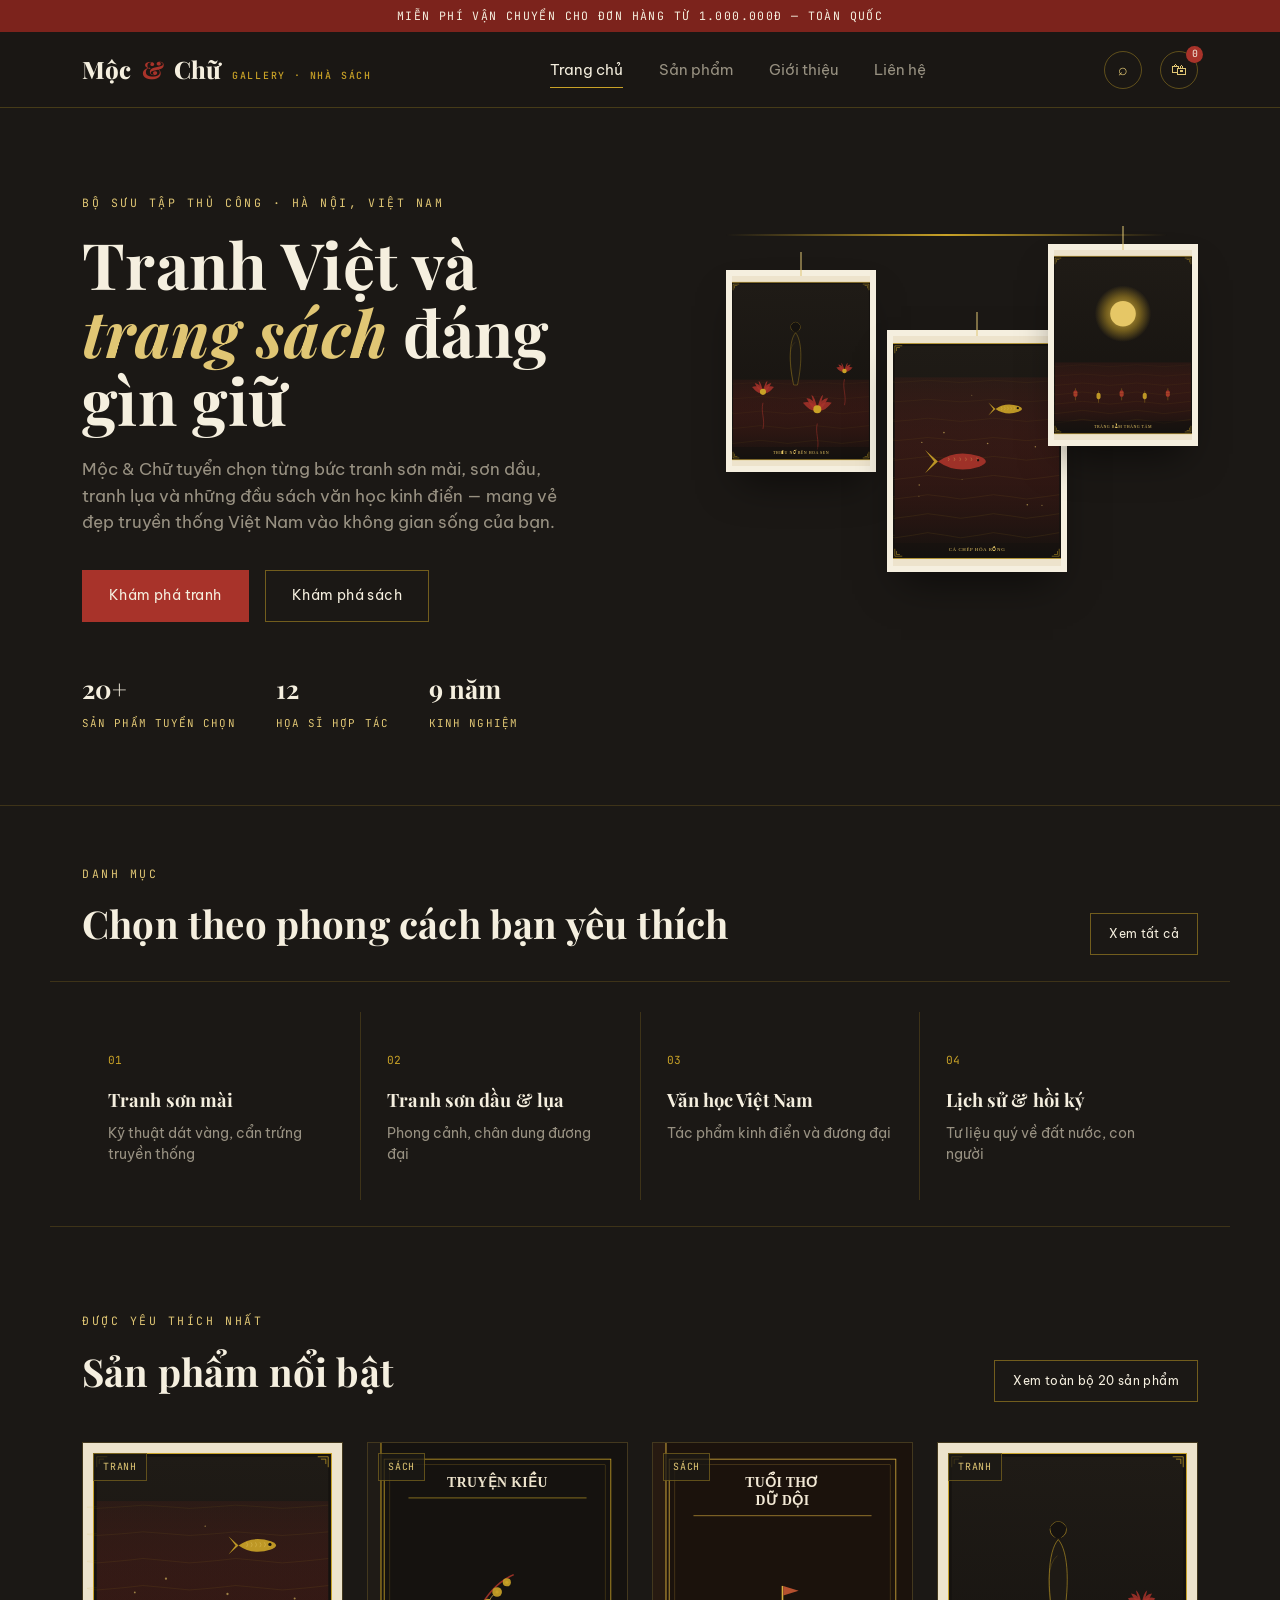
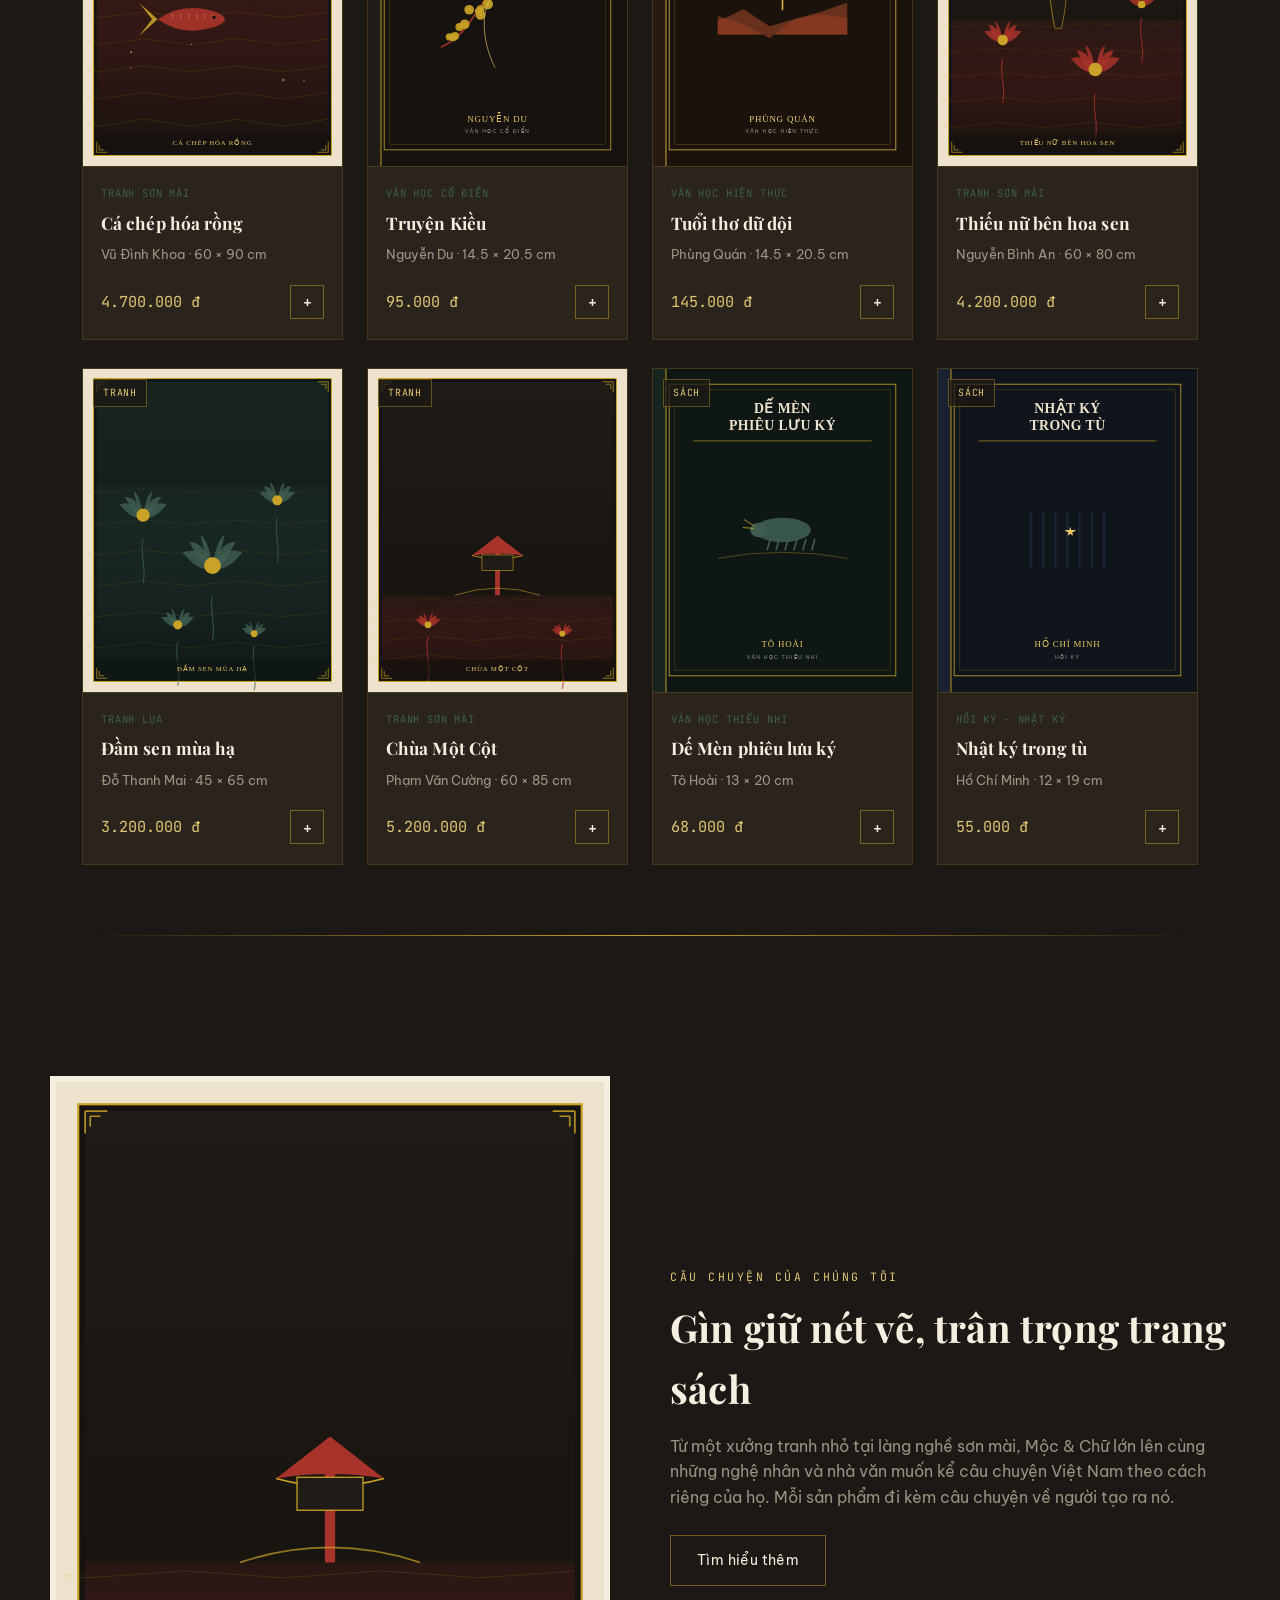
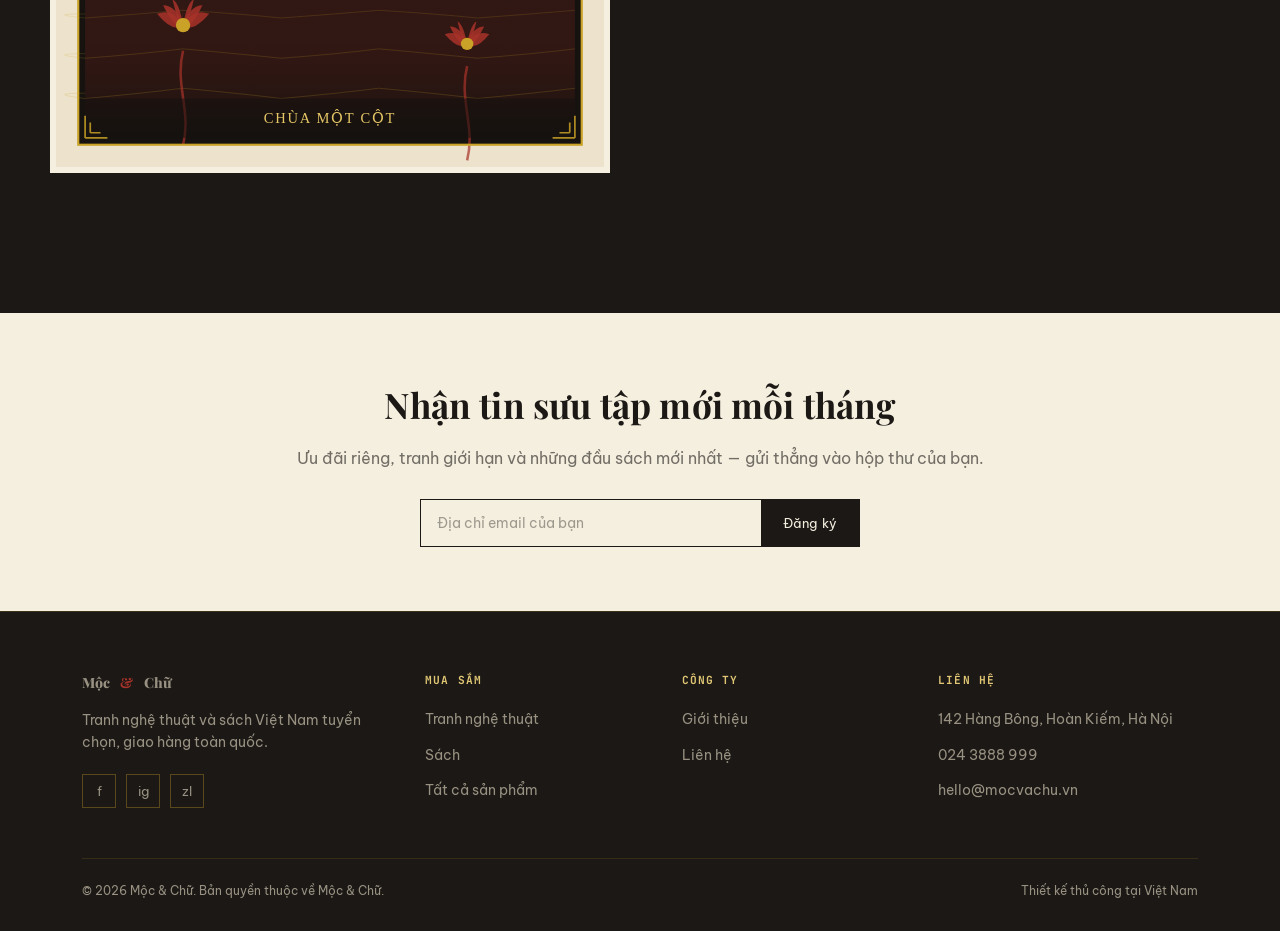
<file: index.html>
<!DOCTYPE html>
<html lang="vi">
<head>
<meta charset="UTF-8">
<meta name="viewport" content="width=device-width, initial-scale=1.0">
<title>Mộc & Chữ — Tranh nghệ thuật & Sách Việt</title>
<meta name="description" content="Mộc & Chữ tuyển chọn tranh sơn mài, sơn dầu, tranh lụa và sách văn học Việt Nam từ các nghệ sĩ và ấn bản uy tín.">
<link rel="stylesheet" href="css/style.css">
</head>
<body>

<div class="strip">Miễn phí vận chuyển cho đơn hàng từ 1.000.000đ — Toàn quốc</div>

<header class="site-header">
  <div class="wrap">
    <a href="index.html" class="brand">Mộc <span class="mark">&</span> Chữ <small>Gallery · Nhà sách</small></a>
    <nav class="nav-main">
      <a href="index.html" class="active">Trang chủ</a>
      <a href="html/san-pham.html">Sản phẩm</a>
      <a href="html/gioi-thieu.html">Giới thiệu</a>
      <a href="html/lien-he.html">Liên hệ</a>
    </nav>
    <div class="header-actions">
      <a class="icon-btn" href="html/san-pham.html" title="Tìm kiếm" aria-label="Tìm kiếm">⌕</a>
      <a class="icon-btn" href="html/san-pham.html" title="Giỏ hàng" aria-label="Giỏ hàng">
        🛍
        <span class="cart-count">0</span>
      </a>
      <button class="menu-toggle" aria-label="Mở menu">☰</button>
    </div>
  </div>
</header>

<section class="hero">
  <div class="wrap">
    <div class="hero-copy">
      <span class="eyebrow">Bộ sưu tập thủ công · Hà Nội, Việt Nam</span>
      <h1 class="hero-title">Tranh Việt và<br><em>trang sách</em> đáng gìn giữ</h1>
      <p class="hero-desc">Mộc & Chữ tuyển chọn từng bức tranh sơn mài, sơn dầu, tranh lụa và những đầu sách văn học kinh điển — mang vẻ đẹp truyền thống Việt Nam vào không gian sống của bạn.</p>
      <div class="hero-cta">
        <a href="html/san-pham.html?type=tranh" class="btn btn-primary">Khám phá tranh</a>
        <a href="html/san-pham.html?type=sach" class="btn btn-ghost">Khám phá sách</a>
      </div>
      <div class="hero-stats">
        <div><strong>20+</strong><span>Sản phẩm tuyển chọn</span></div>
        <div><strong>12</strong><span>Họa sĩ hợp tác</span></div>
        <div><strong>9 năm</strong><span>Kinh nghiệm</span></div>
      </div>
    </div>
    <div class="hero-gallery">
      <div class="hang-rod"></div>
      <div class="frame f1"><img src="assets/tranh01.svg" alt="Thiếu nữ bên hoa sen"></div>
      <div class="frame f2"><img src="assets/tranh06.svg" alt="Cá chép hóa rồng"></div>
      <div class="frame f3"><img src="assets/tranh08.svg" alt="Trăng rằm tháng Tám"></div>
    </div>
  </div>
</section>

<section class="category-strip">
  <div class="wrap">
    <div>
      <span class="eyebrow">Danh mục</span>
      <h2 class="section-title">Chọn theo phong cách bạn yêu thích</h2>
    </div>
    <a href="html/san-pham.html" class="btn btn-ghost btn-sm">Xem tất cả</a>
  </div>
  <div class="wrap">
    <div class="cat-grid">
      <a class="cat-card" href="html/san-pham.html?type=tranh">
        <span class="num">01</span>
        <h3>Tranh sơn mài</h3>
        <p>Kỹ thuật dát vàng, cẩn trứng truyền thống</p>
      </a>
      <a class="cat-card" href="html/san-pham.html?type=tranh">
        <span class="num">02</span>
        <h3>Tranh sơn dầu &amp; lụa</h3>
        <p>Phong cảnh, chân dung đương đại</p>
      </a>
      <a class="cat-card" href="html/san-pham.html?type=sach">
        <span class="num">03</span>
        <h3>Văn học Việt Nam</h3>
        <p>Tác phẩm kinh điển và đương đại</p>
      </a>
      <a class="cat-card" href="html/san-pham.html?type=sach">
        <span class="num">04</span>
        <h3>Lịch sử &amp; hồi ký</h3>
        <p>Tư liệu quý về đất nước, con người</p>
      </a>
    </div>
  </div>
</section>

<section class="section">
  <div class="wrap">
    <div class="section-head">
      <div>
        <span class="eyebrow">Được yêu thích nhất</span>
        <h2 class="section-title">Sản phẩm nổi bật</h2>
      </div>
      <a href="html/san-pham.html" class="btn btn-ghost btn-sm">Xem toàn bộ 20 sản phẩm</a>
    </div>
    <div class="product-grid" id="featured-grid"></div>
  </div>
</section>

<section class="section" style="padding-top:0;">
  <div class="wrap">
    <div class="gold-divider"></div>
  </div>
</section>

<section class="section" style="padding-top:0;">
  <div class="wrap about-grid">
    <div class="about-media">
      <img src="assets/tranh11.svg" alt="Chùa Một Cột — tranh sơn mài">
    </div>
    <div class="about-copy">
      <span class="eyebrow">Câu chuyện của chúng tôi</span>
      <h2 class="section-title">Gìn giữ nét vẽ, trân trọng trang sách</h2>
      <p class="section-lede">Từ một xưởng tranh nhỏ tại làng nghề sơn mài, Mộc & Chữ lớn lên cùng những nghệ nhân và nhà văn muốn kể câu chuyện Việt Nam theo cách riêng của họ. Mỗi sản phẩm đi kèm câu chuyện về người tạo ra nó.</p>
      <a href="html/gioi-thieu.html" class="btn btn-ghost" style="margin-top:24px;">Tìm hiểu thêm</a>
    </div>
  </div>
</section>

<section class="cta-band">
  <div class="wrap">
    <h2>Nhận tin sưu tập mới mỗi tháng</h2>
    <p>Ưu đãi riêng, tranh giới hạn và những đầu sách mới nhất — gửi thẳng vào hộp thư của bạn.</p>
    <form class="cta-form" id="newsletter-form">
      <input type="email" placeholder="Địa chỉ email của bạn" required>
      <button type="submit">Đăng ký</button>
    </form>
  </div>
</section>

<footer class="site-footer">
  <div class="wrap">
    <div class="footer-grid">
      <div class="footer-brand">
        <a href="index.html" class="brand">Mộc <span class="mark">&</span> Chữ</a>
        <p>Tranh nghệ thuật và sách Việt Nam tuyển chọn, giao hàng toàn quốc.</p>
        <div class="social-row">
          <a href="#" aria-label="Facebook">f</a>
          <a href="#" aria-label="Instagram">ig</a>
          <a href="#" aria-label="Zalo">zl</a>
        </div>
      </div>
      <div>
        <h5>Mua sắm</h5>
        <ul>
          <li><a href="html/san-pham.html?type=tranh">Tranh nghệ thuật</a></li>
          <li><a href="html/san-pham.html?type=sach">Sách</a></li>
          <li><a href="html/san-pham.html">Tất cả sản phẩm</a></li>
        </ul>
      </div>
      <div>
        <h5>Công ty</h5>
        <ul>
          <li><a href="html/gioi-thieu.html">Giới thiệu</a></li>
          <li><a href="html/lien-he.html">Liên hệ</a></li>
        </ul>
      </div>
      <div>
        <h5>Liên hệ</h5>
        <ul>
          <li><a href="#">142 Hàng Bông, Hoàn Kiếm, Hà Nội</a></li>
          <li><a href="tel:+84243888999">024 3888 999</a></li>
          <li><a href="mailto:hello@mocvachu.vn">hello@mocvachu.vn</a></li>
        </ul>
      </div>
    </div>
    <div class="footer-bottom">
      <span>© 2026 Mộc & Chữ. Bản quyền thuộc về Mộc & Chữ.</span>
      <span>Thiết kế thủ công tại Việt Nam</span>
    </div>
  </div>
</footer>

<script src="js/script.js"></script>
</body>
</html>
</file>
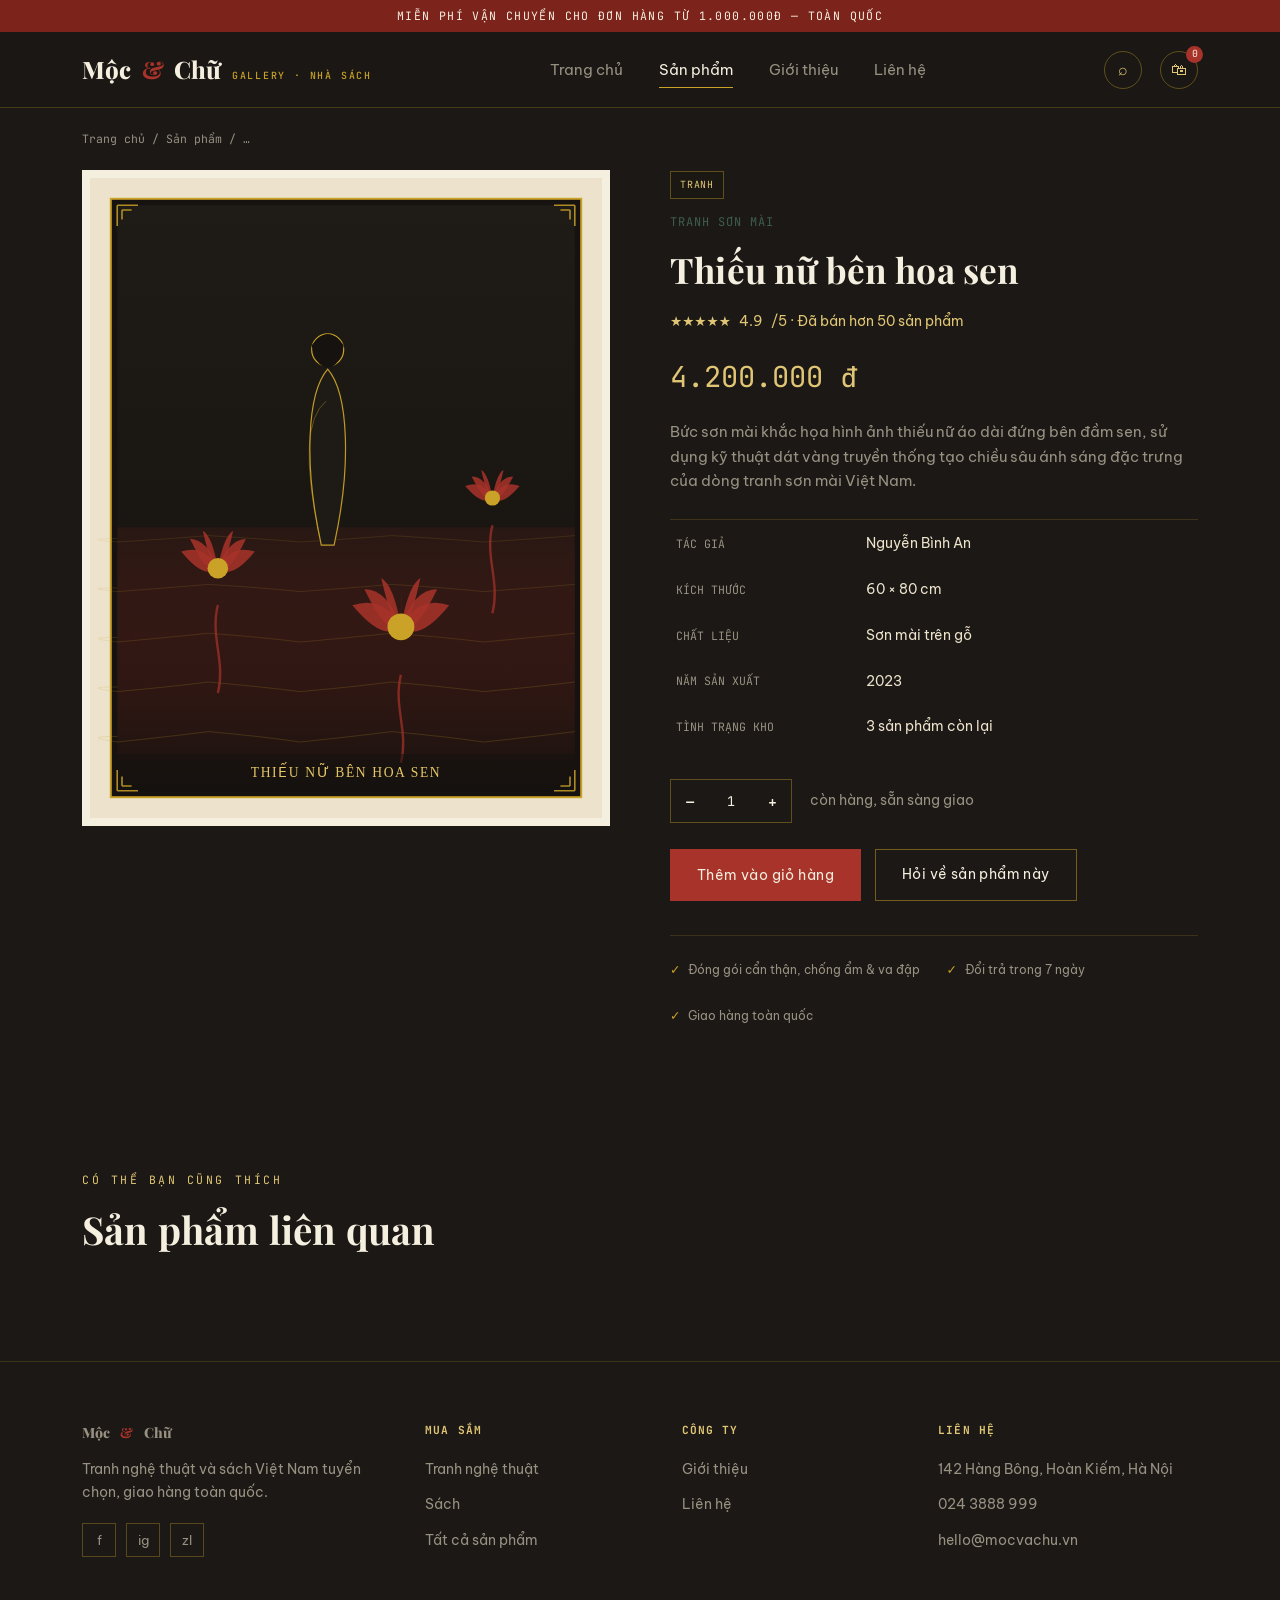
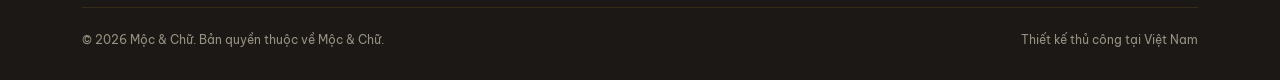
<file: html/chi-tiet.html>
<!DOCTYPE html>
<html lang="vi">
<head>
<meta charset="UTF-8">
<meta name="viewport" content="width=device-width, initial-scale=1.0">
<title>Chi tiết sản phẩm — Mộc & Chữ</title>
<link rel="stylesheet" href="../css/style.css">
</head>
<body>

<div class="strip">Miễn phí vận chuyển cho đơn hàng từ 1.000.000đ — Toàn quốc</div>

<header class="site-header">
  <div class="wrap">
    <a href="../index.html" class="brand">Mộc <span class="mark">&</span> Chữ <small>Gallery · Nhà sách</small></a>
    <nav class="nav-main">
      <a href="../index.html">Trang chủ</a>
      <a href="san-pham.html" class="active">Sản phẩm</a>
      <a href="gioi-thieu.html">Giới thiệu</a>
      <a href="lien-he.html">Liên hệ</a>
    </nav>
    <div class="header-actions">
      <a class="icon-btn" href="san-pham.html" title="Tìm kiếm" aria-label="Tìm kiếm">⌕</a>
      <a class="icon-btn" href="#" title="Giỏ hàng" aria-label="Giỏ hàng">
        🛍
        <span class="cart-count">0</span>
      </a>
      <button class="menu-toggle" aria-label="Mở menu">☰</button>
    </div>
  </div>
</header>

<div class="breadcrumb">
  <div class="wrap">
    <a href="../index.html">Trang chủ</a> / <a href="san-pham.html">Sản phẩm</a> / <span id="breadcrumb-name">…</span>
  </div>
</div>

<section id="detail-root">
  <div class="wrap detail-grid">
    <div class="detail-media">
      <img id="detail-img" src="" alt="">
    </div>
    <div class="detail-info">
      <span class="product-tag" id="detail-tag" style="position:static; display:inline-block;"></span>
      <span class="product-cat" id="detail-cat" style="display:block; margin-top:14px;"></span>
      <h1 id="detail-name"></h1>
      <div class="detail-rating">★★★★★ <span id="detail-rating-val"></span>/5 · Đã bán hơn 50 sản phẩm</div>
      <div class="detail-price" id="detail-price"></div>
      <p class="detail-desc" id="detail-desc"></p>

      <table class="spec-table">
        <tr><td>Tác giả</td><td id="spec-artist"></td></tr>
        <tr><td>Kích thước</td><td id="spec-size"></td></tr>
        <tr><td>Chất liệu</td><td id="spec-material"></td></tr>
        <tr><td>Năm sản xuất</td><td id="spec-year"></td></tr>
        <tr><td>Tình trạng kho</td><td id="spec-stock"></td></tr>
      </table>

      <div class="qty-row">
        <div class="qty-stepper">
          <button id="qty-minus" type="button" aria-label="Giảm số lượng">–</button>
          <input id="qty-input" type="text" value="1" inputmode="numeric" aria-label="Số lượng">
          <button id="qty-plus" type="button" aria-label="Tăng số lượng">+</button>
        </div>
        <span style="color:var(--paper-60); font-size:.85rem;">còn hàng, sẵn sàng giao</span>
      </div>

      <div class="detail-actions">
        <button class="btn btn-primary" id="add-to-cart">Thêm vào giỏ hàng</button>
        <a href="lien-he.html" class="btn btn-ghost">Hỏi về sản phẩm này</a>
      </div>

      <div class="trust-row">
        <div><span class="g">✓</span> Đóng gói cẩn thận, chống ẩm &amp; va đập</div>
        <div><span class="g">✓</span> Đổi trả trong 7 ngày</div>
        <div><span class="g">✓</span> Giao hàng toàn quốc</div>
      </div>
    </div>
  </div>
</section>

<section class="section">
  <div class="wrap">
    <div class="related-heading">
      <span class="eyebrow">Có thể bạn cũng thích</span>
      <h2 class="section-title">Sản phẩm liên quan</h2>
    </div>
    <div class="product-grid" id="related-grid"></div>
  </div>
</section>

<footer class="site-footer">
  <div class="wrap">
    <div class="footer-grid">
      <div class="footer-brand">
        <a href="../index.html" class="brand">Mộc <span class="mark">&</span> Chữ</a>
        <p>Tranh nghệ thuật và sách Việt Nam tuyển chọn, giao hàng toàn quốc.</p>
        <div class="social-row">
          <a href="#" aria-label="Facebook">f</a>
          <a href="#" aria-label="Instagram">ig</a>
          <a href="#" aria-label="Zalo">zl</a>
        </div>
      </div>
      <div>
        <h5>Mua sắm</h5>
        <ul>
          <li><a href="san-pham.html?type=tranh">Tranh nghệ thuật</a></li>
          <li><a href="san-pham.html?type=sach">Sách</a></li>
          <li><a href="san-pham.html">Tất cả sản phẩm</a></li>
        </ul>
      </div>
      <div>
        <h5>Công ty</h5>
        <ul>
          <li><a href="gioi-thieu.html">Giới thiệu</a></li>
          <li><a href="lien-he.html">Liên hệ</a></li>
        </ul>
      </div>
      <div>
        <h5>Liên hệ</h5>
        <ul>
          <li><a href="#">142 Hàng Bông, Hoàn Kiếm, Hà Nội</a></li>
          <li><a href="tel:+84243888999">024 3888 999</a></li>
          <li><a href="mailto:hello@mocvachu.vn">hello@mocvachu.vn</a></li>
        </ul>
      </div>
    </div>
    <div class="footer-bottom">
      <span>© 2026 Mộc & Chữ. Bản quyền thuộc về Mộc & Chữ.</span>
      <span>Thiết kế thủ công tại Việt Nam</span>
    </div>
  </div>
</footer>

<script src="../js/script.js"></script>
</body>
</html>
</file>
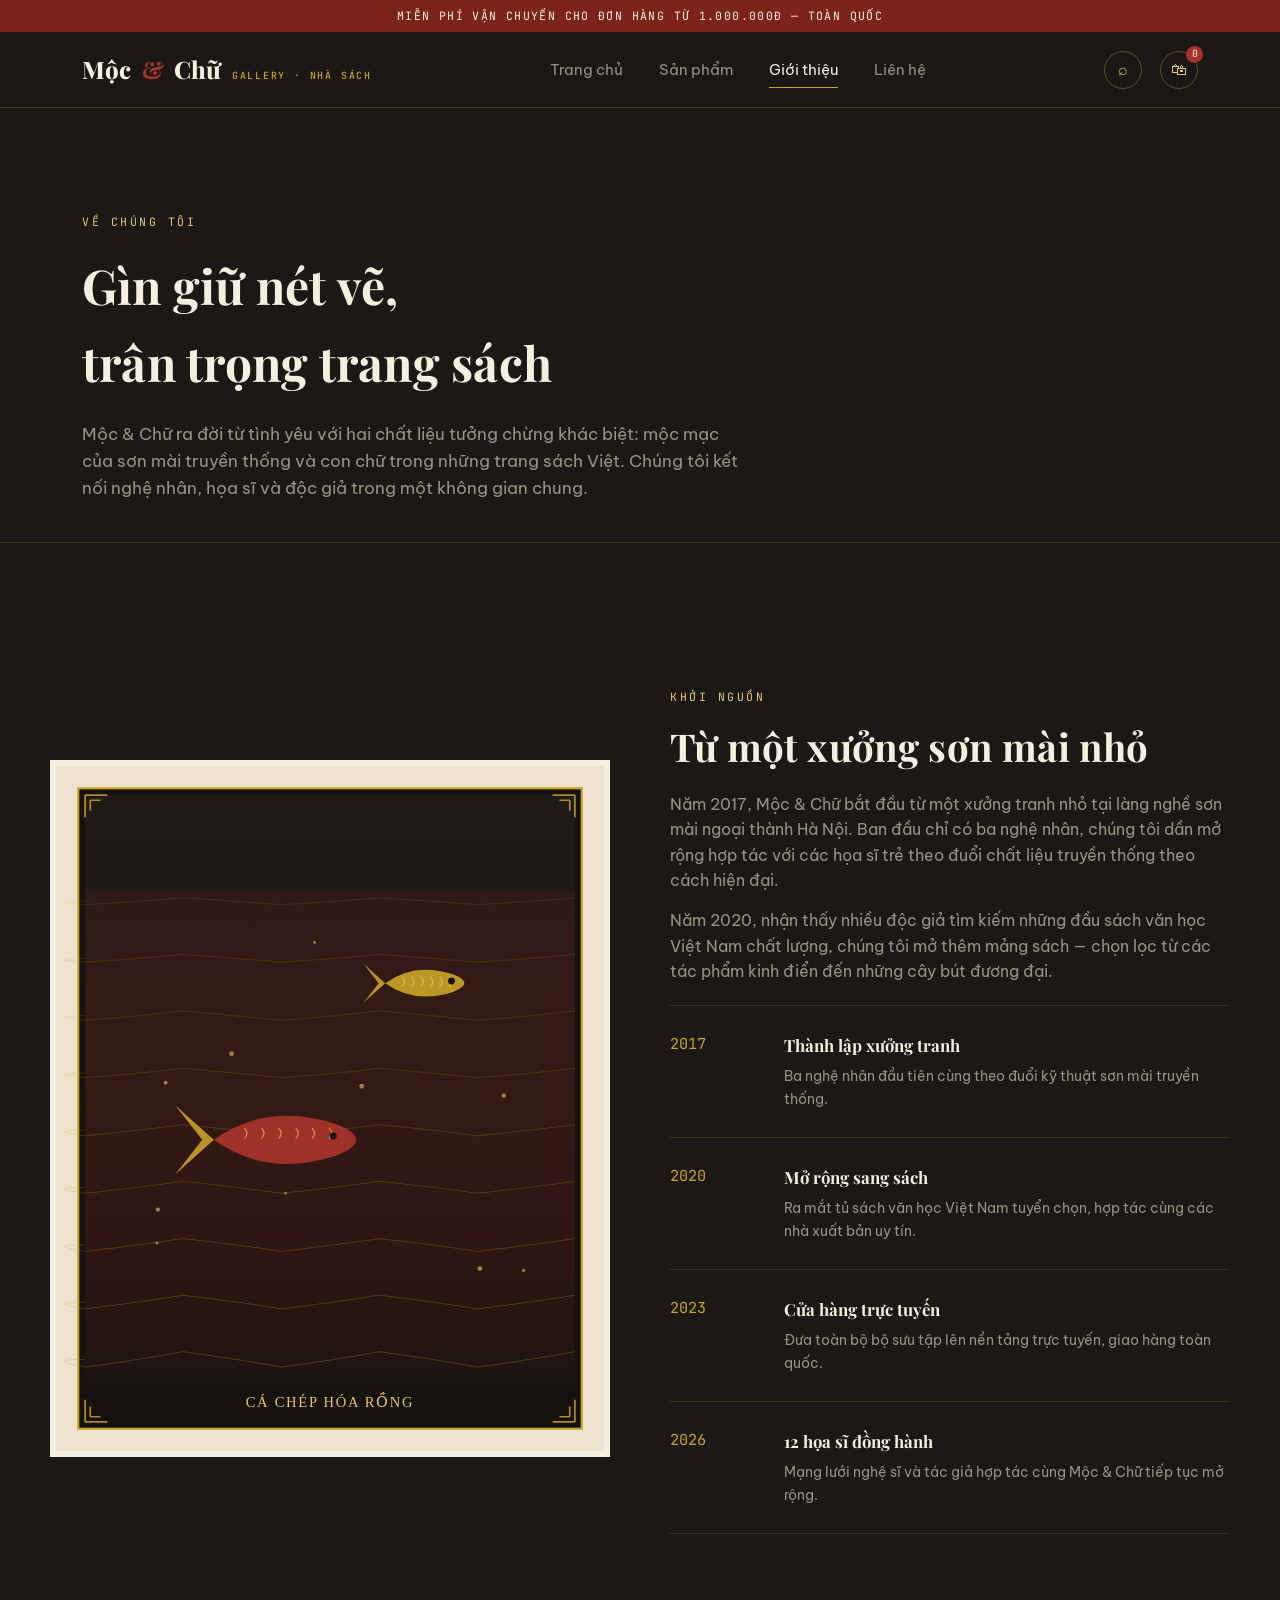
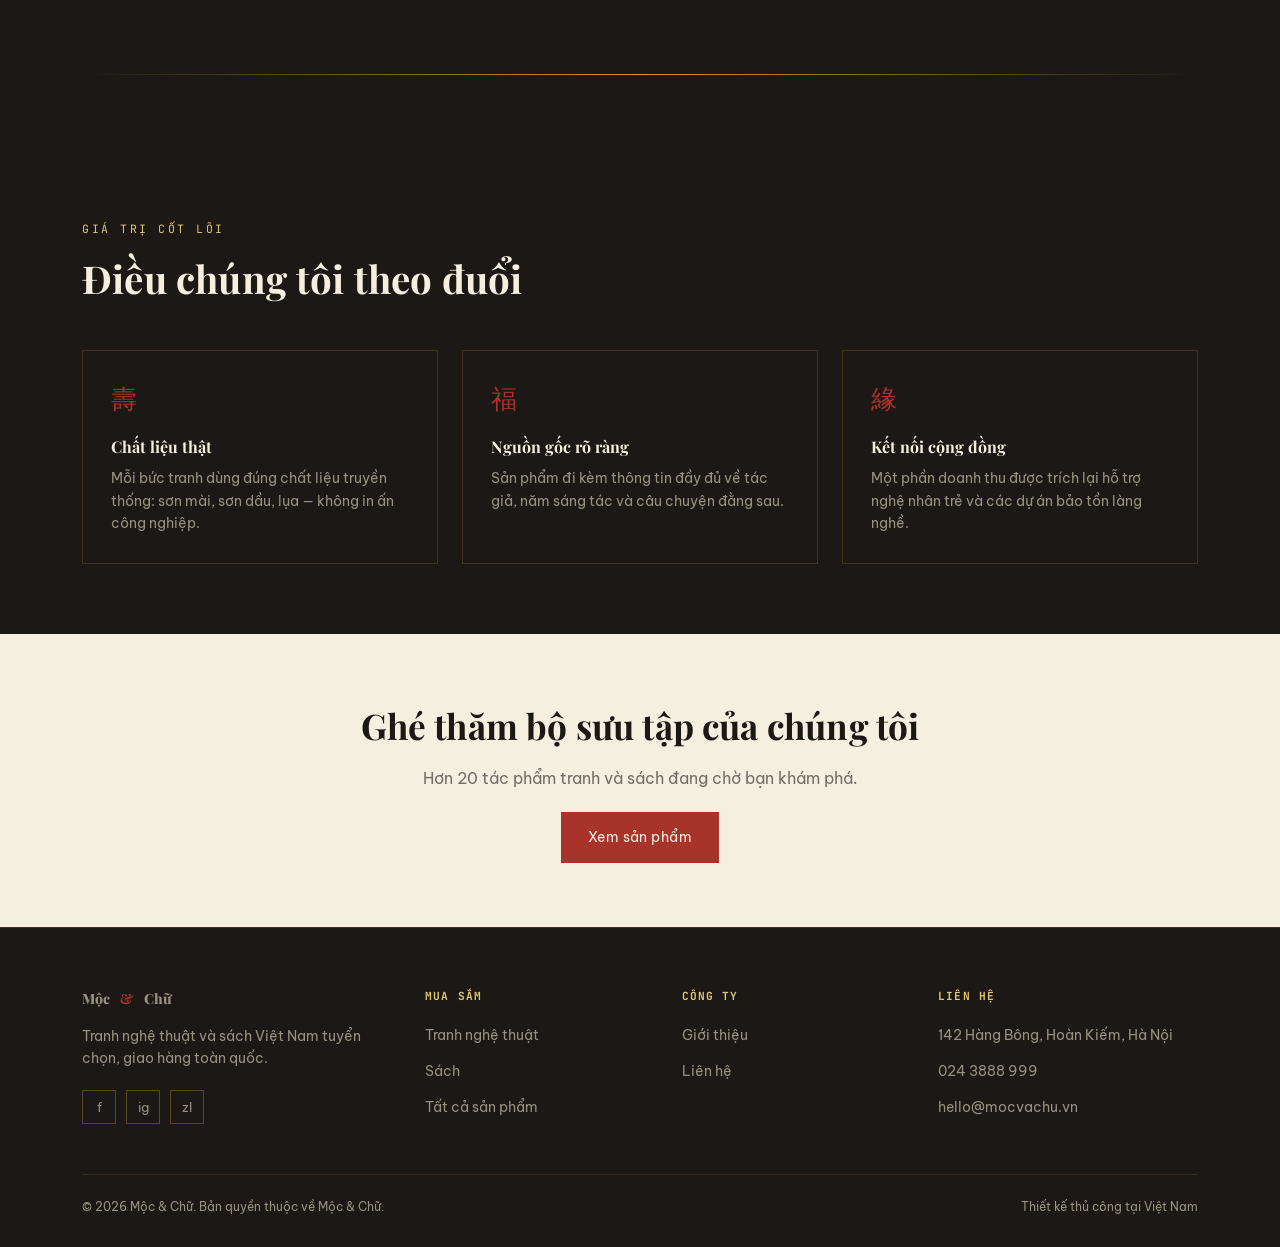
<file: html/gioi-thieu.html>
<!DOCTYPE html>
<html lang="vi">
<head>
<meta charset="UTF-8">
<meta name="viewport" content="width=device-width, initial-scale=1.0">
<title>Giới thiệu — Mộc & Chữ</title>
<meta name="description" content="Câu chuyện của Mộc & Chữ — xưởng tranh và nhà sách gìn giữ nghệ thuật truyền thống Việt Nam.">
<link rel="stylesheet" href="../css/style.css">
</head>
<body>

<div class="strip">Miễn phí vận chuyển cho đơn hàng từ 1.000.000đ — Toàn quốc</div>

<header class="site-header">
  <div class="wrap">
    <a href="../index.html" class="brand">Mộc <span class="mark">&</span> Chữ <small>Gallery · Nhà sách</small></a>
    <nav class="nav-main">
      <a href="../index.html">Trang chủ</a>
      <a href="san-pham.html">Sản phẩm</a>
      <a href="gioi-thieu.html" class="active">Giới thiệu</a>
      <a href="lien-he.html">Liên hệ</a>
    </nav>
    <div class="header-actions">
      <a class="icon-btn" href="san-pham.html" title="Tìm kiếm" aria-label="Tìm kiếm">⌕</a>
      <a class="icon-btn" href="#" title="Giỏ hàng" aria-label="Giỏ hàng">
        🛍
        <span class="cart-count">0</span>
      </a>
      <button class="menu-toggle" aria-label="Mở menu">☰</button>
    </div>
  </div>
</header>

<section class="about-hero">
  <div class="wrap" style="padding-top:30px;">
    <span class="eyebrow">Về chúng tôi</span>
    <h1 class="section-title" style="font-size:clamp(2rem,4vw,3rem); margin-top:14px;">Gìn giữ nét vẽ,<br>trân trọng trang sách</h1>
    <p class="section-lede" style="max-width:60ch; margin-top:20px; font-size:1.05rem;">Mộc & Chữ ra đời từ tình yêu với hai chất liệu tưởng chừng khác biệt: mộc mạc của sơn mài truyền thống và con chữ trong những trang sách Việt. Chúng tôi kết nối nghệ nhân, họa sĩ và độc giả trong một không gian chung.</p>
  </div>
</section>

<section class="section">
  <div class="wrap about-grid">
    <img src="../assets/tranh06.svg" alt="Cá chép hóa rồng — tranh sơn mài">
    <div>
      <span class="eyebrow">Khởi nguồn</span>
      <h2 class="section-title">Từ một xưởng sơn mài nhỏ</h2>
      <p class="section-lede">Năm 2017, Mộc & Chữ bắt đầu từ một xưởng tranh nhỏ tại làng nghề sơn mài ngoại thành Hà Nội. Ban đầu chỉ có ba nghệ nhân, chúng tôi dần mở rộng hợp tác với các họa sĩ trẻ theo đuổi chất liệu truyền thống theo cách hiện đại.</p>
      <p class="section-lede" style="margin-top:14px;">Năm 2020, nhận thấy nhiều độc giả tìm kiếm những đầu sách văn học Việt Nam chất lượng, chúng tôi mở thêm mảng sách — chọn lọc từ các tác phẩm kinh điển đến những cây bút đương đại.</p>

      <div class="timeline">
        <div class="tl-item">
          <span class="tl-year">2017</span>
          <div class="tl-body">
            <h4>Thành lập xưởng tranh</h4>
            <p>Ba nghệ nhân đầu tiên cùng theo đuổi kỹ thuật sơn mài truyền thống.</p>
          </div>
        </div>
        <div class="tl-item">
          <span class="tl-year">2020</span>
          <div class="tl-body">
            <h4>Mở rộng sang sách</h4>
            <p>Ra mắt tủ sách văn học Việt Nam tuyển chọn, hợp tác cùng các nhà xuất bản uy tín.</p>
          </div>
        </div>
        <div class="tl-item">
          <span class="tl-year">2023</span>
          <div class="tl-body">
            <h4>Cửa hàng trực tuyến</h4>
            <p>Đưa toàn bộ bộ sưu tập lên nền tảng trực tuyến, giao hàng toàn quốc.</p>
          </div>
        </div>
        <div class="tl-item">
          <span class="tl-year">2026</span>
          <div class="tl-body">
            <h4>12 họa sĩ đồng hành</h4>
            <p>Mạng lưới nghệ sĩ và tác giả hợp tác cùng Mộc & Chữ tiếp tục mở rộng.</p>
          </div>
        </div>
      </div>
    </div>
  </div>
</section>

<section class="section" style="padding-top:0;">
  <div class="wrap">
    <div class="gold-divider"></div>
  </div>
</section>

<section class="section">
  <div class="wrap">
    <span class="eyebrow">Giá trị cốt lõi</span>
    <h2 class="section-title">Điều chúng tôi theo đuổi</h2>
    <div class="values-grid">
      <div class="value-card">
        <span class="glyph">壽</span>
        <h4>Chất liệu thật</h4>
        <p>Mỗi bức tranh dùng đúng chất liệu truyền thống: sơn mài, sơn dầu, lụa — không in ấn công nghiệp.</p>
      </div>
      <div class="value-card">
        <span class="glyph">福</span>
        <h4>Nguồn gốc rõ ràng</h4>
        <p>Sản phẩm đi kèm thông tin đầy đủ về tác giả, năm sáng tác và câu chuyện đằng sau.</p>
      </div>
      <div class="value-card">
        <span class="glyph">緣</span>
        <h4>Kết nối cộng đồng</h4>
        <p>Một phần doanh thu được trích lại hỗ trợ nghệ nhân trẻ và các dự án bảo tồn làng nghề.</p>
      </div>
    </div>
  </div>
</section>

<section class="cta-band">
  <div class="wrap">
    <h2>Ghé thăm bộ sưu tập của chúng tôi</h2>
    <p>Hơn 20 tác phẩm tranh và sách đang chờ bạn khám phá.</p>
    <a href="san-pham.html" class="btn btn-primary" style="margin-top:20px;">Xem sản phẩm</a>
  </div>
</section>

<footer class="site-footer">
  <div class="wrap">
    <div class="footer-grid">
      <div class="footer-brand">
        <a href="../index.html" class="brand">Mộc <span class="mark">&</span> Chữ</a>
        <p>Tranh nghệ thuật và sách Việt Nam tuyển chọn, giao hàng toàn quốc.</p>
        <div class="social-row">
          <a href="#" aria-label="Facebook">f</a>
          <a href="#" aria-label="Instagram">ig</a>
          <a href="#" aria-label="Zalo">zl</a>
        </div>
      </div>
      <div>
        <h5>Mua sắm</h5>
        <ul>
          <li><a href="san-pham.html?type=tranh">Tranh nghệ thuật</a></li>
          <li><a href="san-pham.html?type=sach">Sách</a></li>
          <li><a href="san-pham.html">Tất cả sản phẩm</a></li>
        </ul>
      </div>
      <div>
        <h5>Công ty</h5>
        <ul>
          <li><a href="gioi-thieu.html">Giới thiệu</a></li>
          <li><a href="lien-he.html">Liên hệ</a></li>
        </ul>
      </div>
      <div>
        <h5>Liên hệ</h5>
        <ul>
          <li><a href="#">142 Hàng Bông, Hoàn Kiếm, Hà Nội</a></li>
          <li><a href="tel:+84243888999">024 3888 999</a></li>
          <li><a href="mailto:hello@mocvachu.vn">hello@mocvachu.vn</a></li>
        </ul>
      </div>
    </div>
    <div class="footer-bottom">
      <span>© 2026 Mộc & Chữ. Bản quyền thuộc về Mộc & Chữ.</span>
      <span>Thiết kế thủ công tại Việt Nam</span>
    </div>
  </div>
</footer>

<script src="../js/script.js"></script>
</body>
</html>
</file>
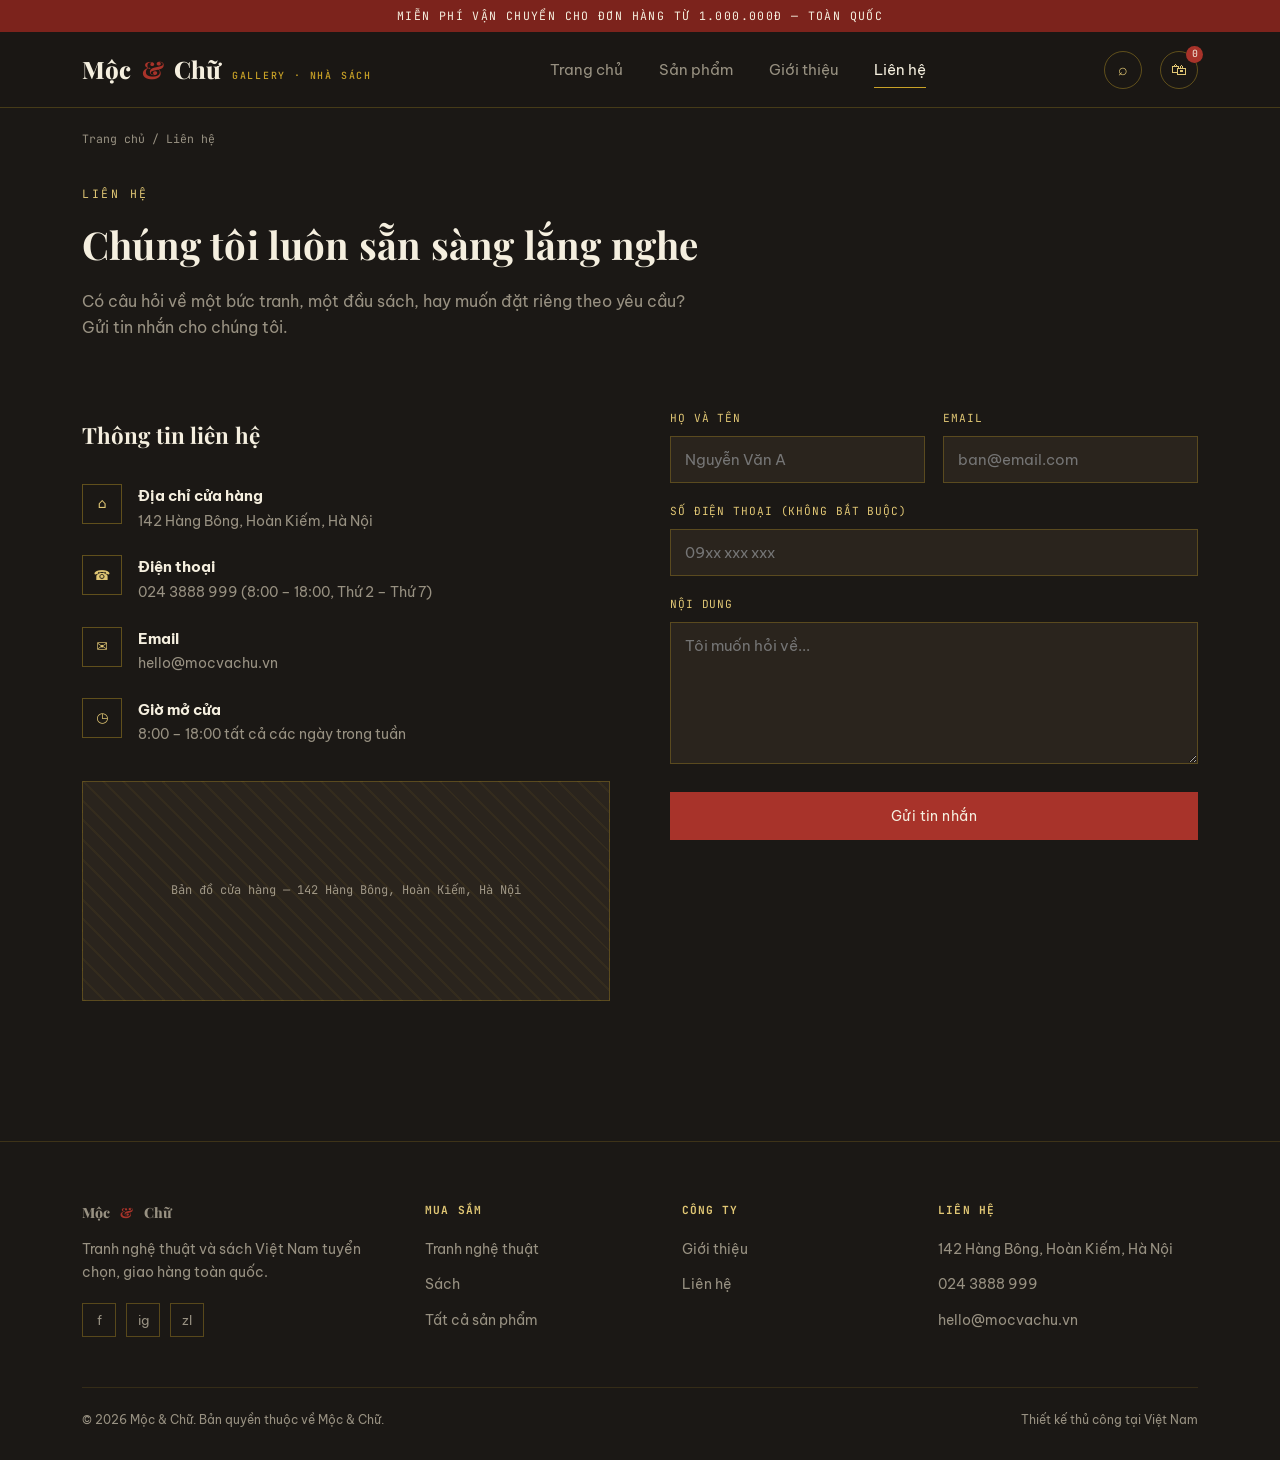
<file: html/lien-he.html>
<!DOCTYPE html>
<html lang="vi">
<head>
<meta charset="UTF-8">
<meta name="viewport" content="width=device-width, initial-scale=1.0">
<title>Liên hệ — Mộc & Chữ</title>
<meta name="description" content="Liên hệ với Mộc & Chữ để được tư vấn về tranh nghệ thuật và sách Việt Nam.">
<link rel="stylesheet" href="../css/style.css">
</head>
<body>

<div class="strip">Miễn phí vận chuyển cho đơn hàng từ 1.000.000đ — Toàn quốc</div>

<header class="site-header">
  <div class="wrap">
    <a href="../index.html" class="brand">Mộc <span class="mark">&</span> Chữ <small>Gallery · Nhà sách</small></a>
    <nav class="nav-main">
      <a href="../index.html">Trang chủ</a>
      <a href="san-pham.html">Sản phẩm</a>
      <a href="gioi-thieu.html">Giới thiệu</a>
      <a href="lien-he.html" class="active">Liên hệ</a>
    </nav>
    <div class="header-actions">
      <a class="icon-btn" href="san-pham.html" title="Tìm kiếm" aria-label="Tìm kiếm">⌕</a>
      <a class="icon-btn" href="#" title="Giỏ hàng" aria-label="Giỏ hàng">
        🛍
        <span class="cart-count">0</span>
      </a>
      <button class="menu-toggle" aria-label="Mở menu">☰</button>
    </div>
  </div>
</header>

<div class="breadcrumb">
  <div class="wrap"><a href="../index.html">Trang chủ</a> / <span>Liên hệ</span></div>
</div>

<section class="section" style="padding-top:10px;">
  <div class="wrap">
    <span class="eyebrow">Liên hệ</span>
    <h1 class="section-title">Chúng tôi luôn sẵn sàng lắng nghe</h1>
    <p class="section-lede">Có câu hỏi về một bức tranh, một đầu sách, hay muốn đặt riêng theo yêu cầu? Gửi tin nhắn cho chúng tôi.</p>

    <div class="contact-grid">
      <div class="contact-info">
        <h2 class="section-title" style="font-size:1.4rem;">Thông tin liên hệ</h2>
        <ul class="info-list">
          <li>
            <span class="ico">⌂</span>
            <div><strong>Địa chỉ cửa hàng</strong><span>142 Hàng Bông, Hoàn Kiếm, Hà Nội</span></div>
          </li>
          <li>
            <span class="ico">☎</span>
            <div><strong>Điện thoại</strong><span>024 3888 999 (8:00 – 18:00, Thứ 2 – Thứ 7)</span></div>
          </li>
          <li>
            <span class="ico">✉</span>
            <div><strong>Email</strong><span>hello@mocvachu.vn</span></div>
          </li>
          <li>
            <span class="ico">◷</span>
            <div><strong>Giờ mở cửa</strong><span>8:00 – 18:00 tất cả các ngày trong tuần</span></div>
          </li>
        </ul>
        <div class="map-box">
          Bản đồ cửa hàng — 142 Hàng Bông, Hoàn Kiếm, Hà Nội
        </div>
      </div>

      <form class="contact-form" id="contact-form">
        <div class="form-row">
          <div class="form-group">
            <label for="cf-name">Họ và tên</label>
            <input type="text" id="cf-name" name="name" placeholder="Nguyễn Văn A" required>
          </div>
          <div class="form-group">
            <label for="cf-email">Email</label>
            <input type="email" id="cf-email" name="email" placeholder="ban@email.com" required>
          </div>
        </div>
        <div class="form-group">
          <label for="cf-phone">Số điện thoại (không bắt buộc)</label>
          <input type="tel" id="cf-phone" name="phone" placeholder="09xx xxx xxx">
        </div>
        <div class="form-group">
          <label for="cf-message">Nội dung</label>
          <textarea id="cf-message" name="message" rows="6" placeholder="Tôi muốn hỏi về..." required></textarea>
        </div>
        <button type="submit" class="btn btn-primary btn-block">Gửi tin nhắn</button>
        <p class="form-note" id="form-note"></p>
      </form>
    </div>
  </div>
</section>

<footer class="site-footer">
  <div class="wrap">
    <div class="footer-grid">
      <div class="footer-brand">
        <a href="../index.html" class="brand">Mộc <span class="mark">&</span> Chữ</a>
        <p>Tranh nghệ thuật và sách Việt Nam tuyển chọn, giao hàng toàn quốc.</p>
        <div class="social-row">
          <a href="#" aria-label="Facebook">f</a>
          <a href="#" aria-label="Instagram">ig</a>
          <a href="#" aria-label="Zalo">zl</a>
        </div>
      </div>
      <div>
        <h5>Mua sắm</h5>
        <ul>
          <li><a href="san-pham.html?type=tranh">Tranh nghệ thuật</a></li>
          <li><a href="san-pham.html?type=sach">Sách</a></li>
          <li><a href="san-pham.html">Tất cả sản phẩm</a></li>
        </ul>
      </div>
      <div>
        <h5>Công ty</h5>
        <ul>
          <li><a href="gioi-thieu.html">Giới thiệu</a></li>
          <li><a href="lien-he.html">Liên hệ</a></li>
        </ul>
      </div>
      <div>
        <h5>Liên hệ</h5>
        <ul>
          <li><a href="#">142 Hàng Bông, Hoàn Kiếm, Hà Nội</a></li>
          <li><a href="tel:+84243888999">024 3888 999</a></li>
          <li><a href="mailto:hello@mocvachu.vn">hello@mocvachu.vn</a></li>
        </ul>
      </div>
    </div>
    <div class="footer-bottom">
      <span>© 2026 Mộc & Chữ. Bản quyền thuộc về Mộc & Chữ.</span>
      <span>Thiết kế thủ công tại Việt Nam</span>
    </div>
  </div>
</footer>

<script src="../js/script.js"></script>
</body>
</html>
</file>
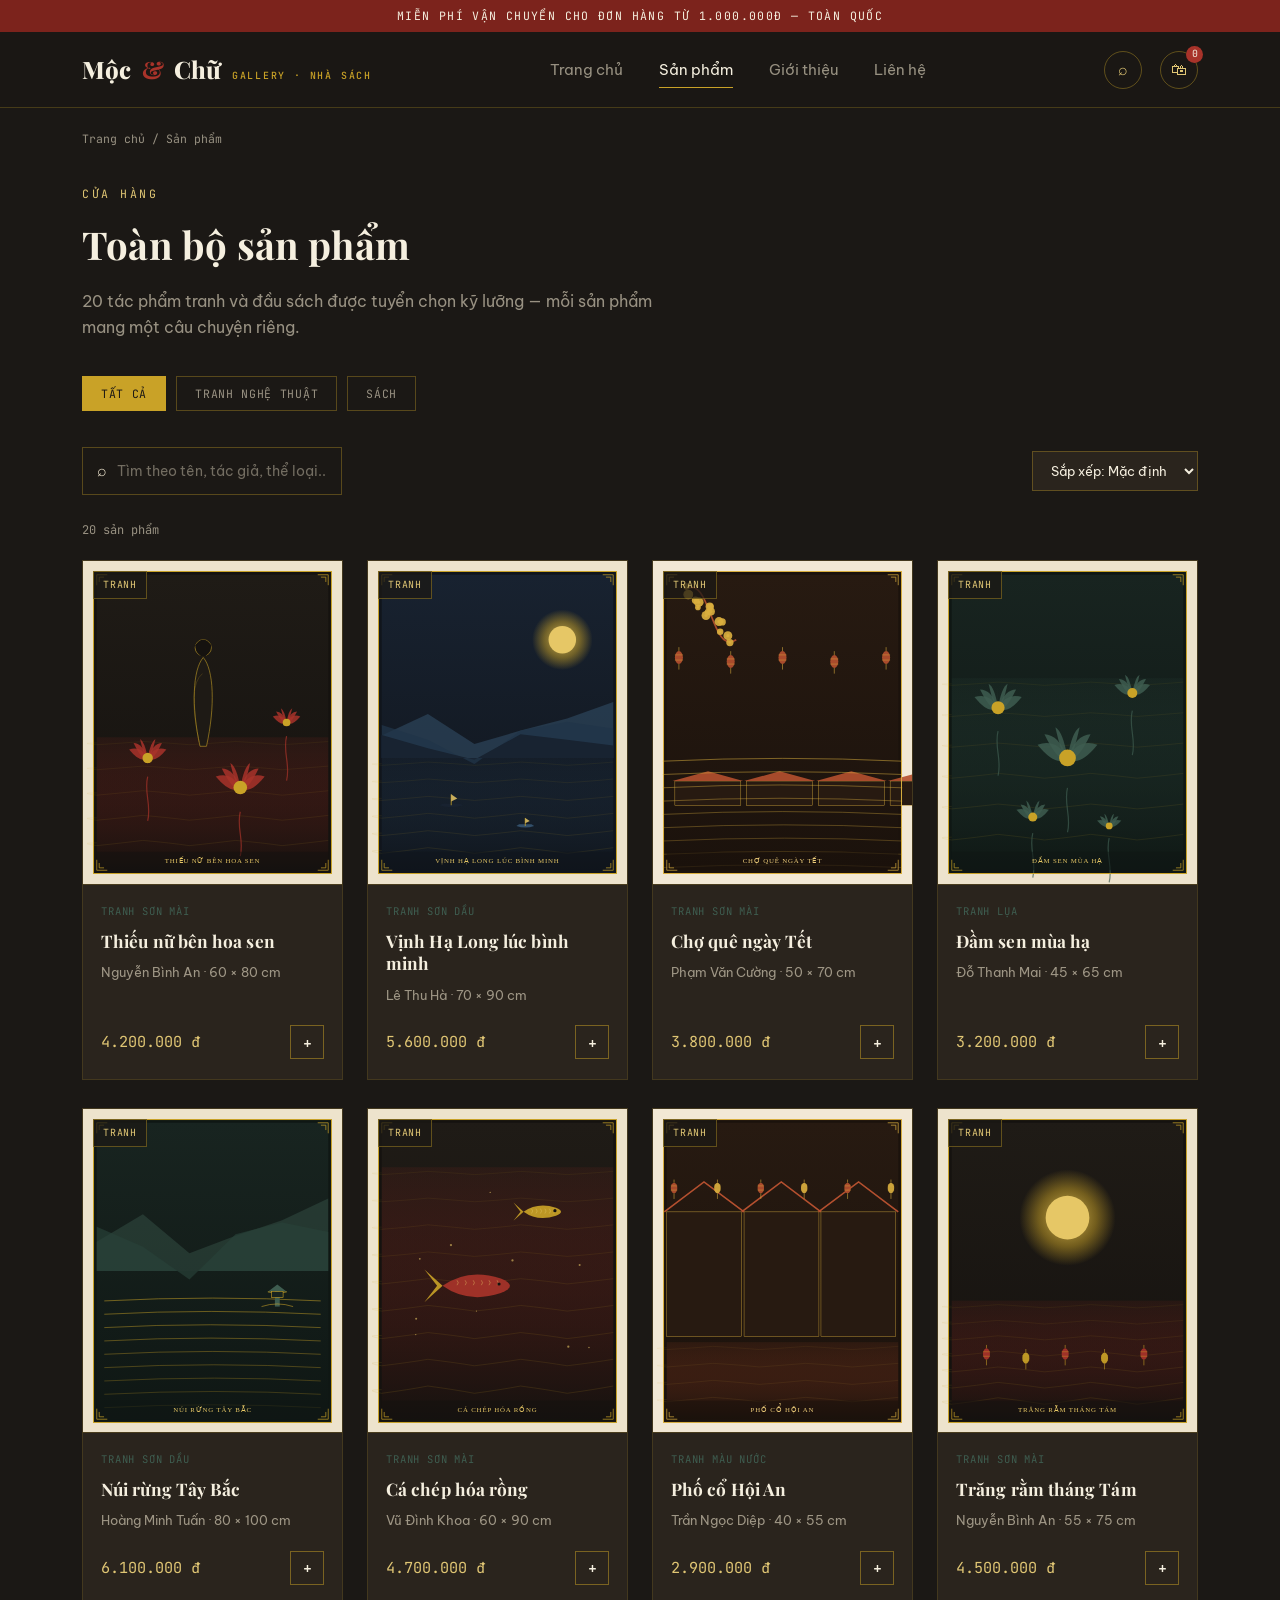
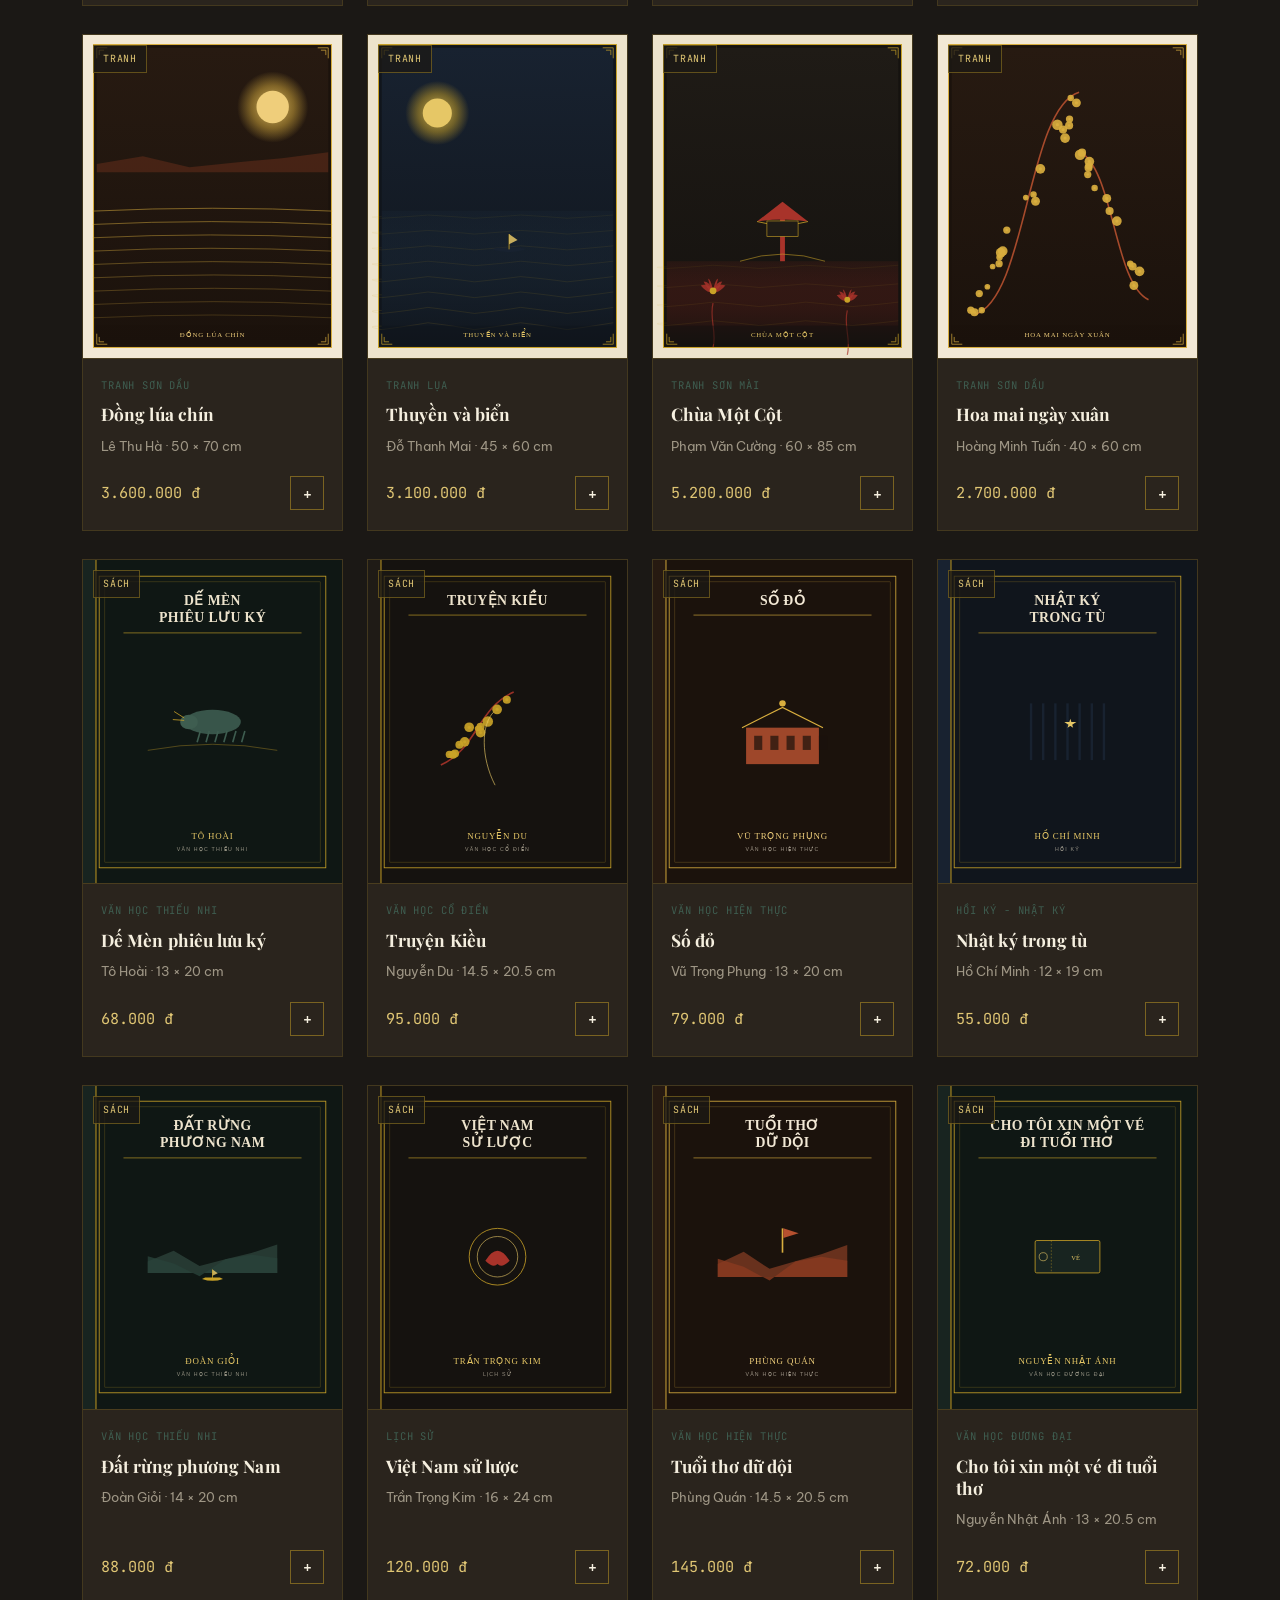
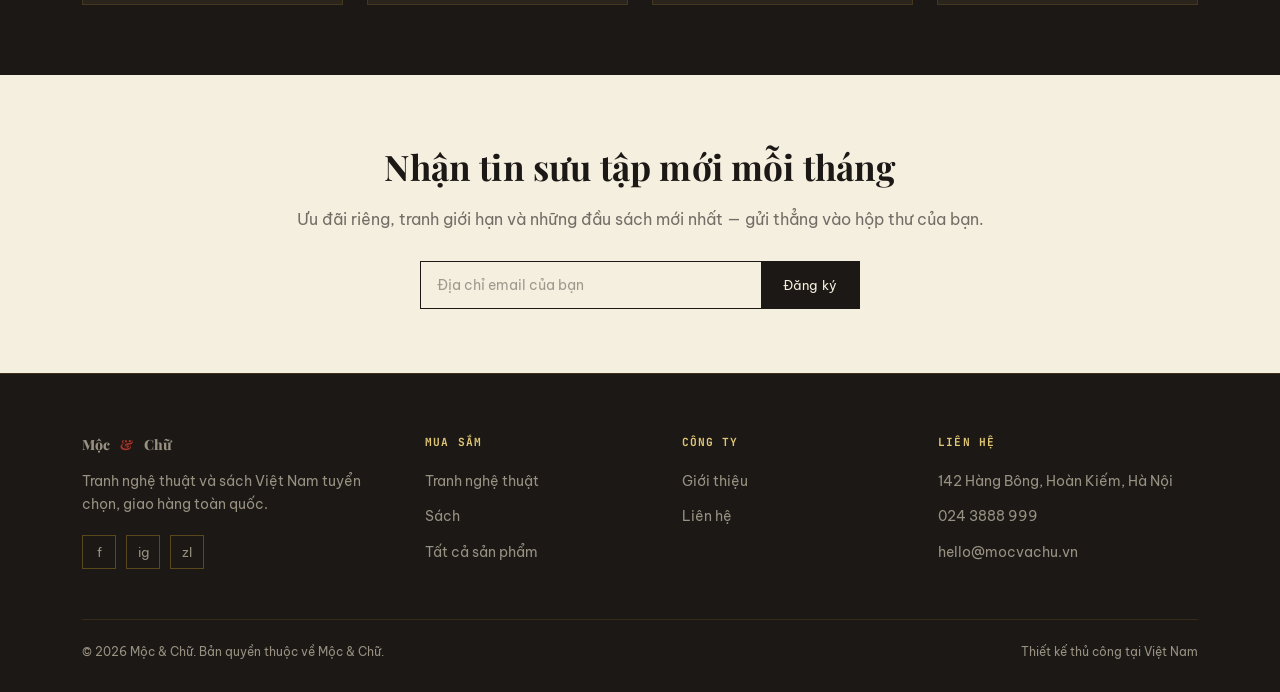
<file: html/san-pham.html>
<!DOCTYPE html>
<html lang="vi">
<head>
<meta charset="UTF-8">
<meta name="viewport" content="width=device-width, initial-scale=1.0">
<title>Sản phẩm — Mộc & Chữ</title>
<meta name="description" content="Toàn bộ 20 sản phẩm tranh và sách của Mộc & Chữ: lọc theo loại, tìm kiếm và sắp xếp theo giá.">
<link rel="stylesheet" href="../css/style.css">
</head>
<body>

<div class="strip">Miễn phí vận chuyển cho đơn hàng từ 1.000.000đ — Toàn quốc</div>

<header class="site-header">
  <div class="wrap">
    <a href="../index.html" class="brand">Mộc <span class="mark">&</span> Chữ <small>Gallery · Nhà sách</small></a>
    <nav class="nav-main">
      <a href="../index.html">Trang chủ</a>
      <a href="san-pham.html" class="active">Sản phẩm</a>
      <a href="gioi-thieu.html">Giới thiệu</a>
      <a href="lien-he.html">Liên hệ</a>
    </nav>
    <div class="header-actions">
      <a class="icon-btn" href="#product-grid" title="Tìm kiếm" aria-label="Tìm kiếm">⌕</a>
      <a class="icon-btn" href="#" title="Giỏ hàng" aria-label="Giỏ hàng">
        🛍
        <span class="cart-count">0</span>
      </a>
      <button class="menu-toggle" aria-label="Mở menu">☰</button>
    </div>
  </div>
</header>

<div class="breadcrumb">
  <div class="wrap"><a href="../index.html">Trang chủ</a> / <span>Sản phẩm</span></div>
</div>

<section class="section" style="padding-top:10px;">
  <div class="wrap">
    <span class="eyebrow">Cửa hàng</span>
    <h1 class="section-title">Toàn bộ sản phẩm</h1>
    <p class="section-lede">20 tác phẩm tranh và đầu sách được tuyển chọn kỹ lưỡng — mỗi sản phẩm mang một câu chuyện riêng.</p>

    <div class="filters" style="margin-top:36px;">
      <button class="filter-btn active" data-filter="all">Tất cả</button>
      <button class="filter-btn" data-filter="tranh">Tranh nghệ thuật</button>
      <button class="filter-btn" data-filter="sach">Sách</button>
    </div>

    <div class="toolbar">
      <div class="search-box">
        <span>⌕</span>
        <input type="text" id="search-input" placeholder="Tìm theo tên, tác giả, thể loại...">
      </div>
      <select class="sort-select" id="sort-select">
        <option value="default">Sắp xếp: Mặc định</option>
        <option value="price-asc">Giá: Thấp đến cao</option>
        <option value="price-desc">Giá: Cao đến thấp</option>
        <option value="rating">Đánh giá cao nhất</option>
        <option value="name">Tên: A–Z</option>
      </select>
    </div>

    <p class="result-count" id="result-count">20 sản phẩm</p>

    <div class="product-grid" id="product-grid"></div>
    <p class="empty-state" id="empty-state">Không tìm thấy sản phẩm phù hợp. Vui lòng thử từ khóa khác.</p>
  </div>
</section>

<section class="cta-band">
  <div class="wrap">
    <h2>Nhận tin sưu tập mới mỗi tháng</h2>
    <p>Ưu đãi riêng, tranh giới hạn và những đầu sách mới nhất — gửi thẳng vào hộp thư của bạn.</p>
    <form class="cta-form" id="newsletter-form">
      <input type="email" placeholder="Địa chỉ email của bạn" required>
      <button type="submit">Đăng ký</button>
    </form>
  </div>
</section>

<footer class="site-footer">
  <div class="wrap">
    <div class="footer-grid">
      <div class="footer-brand">
        <a href="../index.html" class="brand">Mộc <span class="mark">&</span> Chữ</a>
        <p>Tranh nghệ thuật và sách Việt Nam tuyển chọn, giao hàng toàn quốc.</p>
        <div class="social-row">
          <a href="#" aria-label="Facebook">f</a>
          <a href="#" aria-label="Instagram">ig</a>
          <a href="#" aria-label="Zalo">zl</a>
        </div>
      </div>
      <div>
        <h5>Mua sắm</h5>
        <ul>
          <li><a href="san-pham.html?type=tranh">Tranh nghệ thuật</a></li>
          <li><a href="san-pham.html?type=sach">Sách</a></li>
          <li><a href="san-pham.html">Tất cả sản phẩm</a></li>
        </ul>
      </div>
      <div>
        <h5>Công ty</h5>
        <ul>
          <li><a href="gioi-thieu.html">Giới thiệu</a></li>
          <li><a href="lien-he.html">Liên hệ</a></li>
        </ul>
      </div>
      <div>
        <h5>Liên hệ</h5>
        <ul>
          <li><a href="#">142 Hàng Bông, Hoàn Kiếm, Hà Nội</a></li>
          <li><a href="tel:+84243888999">024 3888 999</a></li>
          <li><a href="mailto:hello@mocvachu.vn">hello@mocvachu.vn</a></li>
        </ul>
      </div>
    </div>
    <div class="footer-bottom">
      <span>© 2026 Mộc & Chữ. Bản quyền thuộc về Mộc & Chữ.</span>
      <span>Thiết kế thủ công tại Việt Nam</span>
    </div>
  </div>
</footer>

<script src="../js/script.js"></script>
</body>
</html>
</file>
<file: css/style.css>
/* =========================================================
   MỘC & CHỮ — Tranh sơn mài & Sách xưa
   Design tokens: ink black, dó paper cream, lacquer red, antique gold, jade
   ========================================================= */

@import url('https://fonts.googleapis.com/css2?family=Playfair+Display:ital,wght@0,500;0,600;0,700;0,800;1,500&family=Be+Vietnam+Pro:wght@300;400;500;600;700&family=JetBrains+Mono:wght@400;500&display=swap');

:root{
  --ink:        #1B1815;
  --ink-soft:   #2A241D;
  --paper:      #EDE3CC;
  --paper-soft: #F5EFDF;
  --lacquer:    #A8332A;
  --lacquer-d:  #7C231C;
  --gold:       #C9A227;
  --gold-soft:  #E0C674;
  --jade:       #3E5D50;
  --line:       #C9BFA6;
  --ink-60:     rgba(27,24,21,.6);
  --ink-40:     rgba(27,24,21,.4);
  --paper-60:   rgba(237,227,204,.6);

  --font-display: 'Playfair Display', 'Times New Roman', serif;
  --font-body: 'Be Vietnam Pro', system-ui, sans-serif;
  --font-mono: 'JetBrains Mono', monospace;

  --container: 1180px;
  --radius: 2px;
}

*{ box-sizing:border-box; margin:0; padding:0; }
html{ scroll-behavior:smooth; }
body{
  background:var(--ink);
  color:var(--paper);
  font-family:var(--font-body);
  font-weight:400;
  line-height:1.6;
  -webkit-font-smoothing:antialiased;
}
img{ max-width:100%; display:block; }
a{ color:inherit; text-decoration:none; }
ul{ list-style:none; }
button{ font-family:inherit; cursor:pointer; border:none; background:none; color:inherit; }
input, textarea, select{ font-family:inherit; }

::selection{ background:var(--lacquer); color:var(--paper-soft); }

:focus-visible{
  outline:2px solid var(--gold);
  outline-offset:3px;
}

.wrap{
  max-width:var(--container);
  margin:0 auto;
  padding:0 32px;
}

/* ---------- Typography helpers ---------- */
.eyebrow{
  font-family:var(--font-mono);
  font-size:.72rem;
  letter-spacing:.22em;
  text-transform:uppercase;
  color:var(--gold-soft);
}
h1,h2,h3{ font-family:var(--font-display); font-weight:700; letter-spacing:.005em; }
.section-title{
  font-size:clamp(1.7rem, 3vw, 2.5rem);
  color:var(--paper-soft);
  margin-top:8px;
}
.section-lede{
  max-width:56ch;
  color:var(--paper-60);
  font-size:1rem;
  margin-top:14px;
}

/* ---------- Top announcement strip ---------- */
.strip{
  background:var(--lacquer-d);
  color:var(--paper-soft);
  text-align:center;
  font-family:var(--font-mono);
  font-size:.72rem;
  letter-spacing:.12em;
  padding:7px 12px;
  text-transform:uppercase;
}

/* ---------- Header ---------- */
.site-header{
  position:sticky; top:0; z-index:50;
  background:rgba(27,24,21,.92);
  backdrop-filter:blur(10px);
  border-bottom:1px solid rgba(201,162,39,.25);
}
.site-header .wrap{
  display:flex; align-items:center; justify-content:space-between;
  padding-top:18px; padding-bottom:18px;
  gap:24px;
}
.brand{
  display:flex; align-items:baseline; gap:10px;
  font-family:var(--font-display);
  font-size:1.5rem; font-weight:800;
  color:var(--paper-soft);
  letter-spacing:.01em;
}
.brand small{
  font-family:var(--font-mono);
  font-size:.62rem;
  letter-spacing:.18em;
  color:var(--gold);
  text-transform:uppercase;
  font-weight:500;
}
.brand .mark{ color:var(--lacquer); }

.nav-main{
  display:flex; gap:36px;
  font-size:.92rem;
}
.nav-main a{
  position:relative;
  padding:4px 0;
  color:var(--paper-60);
  transition:color .2s ease;
}
.nav-main a::after{
  content:"";
  position:absolute; left:0; right:100%; bottom:-3px;
  height:1px; background:var(--gold);
  transition:right .25s ease;
}
.nav-main a:hover, .nav-main a.active{ color:var(--paper-soft); }
.nav-main a:hover::after, .nav-main a.active::after{ right:0; }

.header-actions{ display:flex; align-items:center; gap:18px; }
.icon-btn{
  width:38px; height:38px;
  border:1px solid rgba(201,162,39,.4);
  display:flex; align-items:center; justify-content:center;
  color:var(--gold-soft);
  border-radius:50%;
  position:relative;
  transition:border-color .2s ease, color .2s ease;
}
.icon-btn:hover{ border-color:var(--gold); color:var(--paper-soft); }
.cart-count{
  position:absolute; top:-6px; right:-6px;
  background:var(--lacquer);
  color:var(--paper-soft);
  font-family:var(--font-mono);
  font-size:.62rem;
  min-width:17px; height:17px;
  border-radius:50%;
  display:flex; align-items:center; justify-content:center;
}
.menu-toggle{ display:none; }

/* ---------- Hero ---------- */
.hero{
  position:relative;
  padding:86px 0 70px;
  overflow:hidden;
  border-bottom:1px solid rgba(201,162,39,.2);
}
.hero .wrap{
  display:grid;
  grid-template-columns:1.05fr .95fr;
  gap:60px;
  align-items:center;
}
.hero-copy .eyebrow{ display:block; margin-bottom:18px; }
.hero-title{
  font-size:clamp(2.4rem, 5vw, 4rem);
  line-height:1.06;
  color:var(--paper-soft);
}
.hero-title em{
  font-style:italic;
  color:var(--gold-soft);
}
.hero-desc{
  margin-top:22px;
  max-width:46ch;
  color:var(--paper-60);
  font-size:1.05rem;
}
.hero-cta{
  margin-top:34px;
  display:flex; gap:16px; flex-wrap:wrap;
}
.hero-stats{
  margin-top:46px;
  display:flex; gap:40px;
}
.hero-stats div strong{
  display:block;
  font-family:var(--font-display);
  font-size:1.6rem;
  color:var(--paper-soft);
}
.hero-stats div span{
  font-family:var(--font-mono);
  font-size:.68rem;
  letter-spacing:.1em;
  color:var(--gold-soft);
  text-transform:uppercase;
}

/* Signature: hanging gallery frames */
.hero-gallery{
  position:relative;
  height:460px;
}
.hang-rod{
  position:absolute; top:0; left:6%; right:6%;
  height:2px; background:linear-gradient(90deg, transparent, var(--gold), transparent);
  transform-origin:left center;
  animation:rodgrow 1.1s ease forwards;
}
@keyframes rodgrow{ from{ transform:scaleX(0);} to{ transform:scaleX(1);} }

.frame{
  position:absolute;
  width:150px;
  border:6px solid var(--paper-soft);
  box-shadow:0 22px 40px -14px rgba(0,0,0,.55);
  opacity:0;
  animation:drop .7s ease forwards;
}
.frame::before{
  content:"";
  position:absolute; top:-24px; left:50%;
  width:1px; height:24px;
  background:var(--gold-soft);
  transform:translateX(-50%);
}
.frame img{ width:100%; height:190px; object-fit:cover; }
.frame.f1{ top:36px; left:6%; animation-delay:.25s; }
.frame.f2{ top:96px; left:38%; width:180px; animation-delay:.45s; }
.frame.f2 img{ height:230px; }
.frame.f3{ top:10px; left:70%; animation-delay:.65s; }
@keyframes drop{
  from{ opacity:0; transform:translateY(-16px); }
  to{ opacity:1; transform:translateY(0); }
}
@media (prefers-reduced-motion: reduce){
  .frame, .hang-rod{ animation:none; opacity:1; transform:none; }
}

/* ---------- Buttons ---------- */
.btn{
  display:inline-flex; align-items:center; gap:10px;
  padding:14px 26px;
  font-size:.85rem;
  letter-spacing:.03em;
  border:1px solid transparent;
  transition:all .2s ease;
}
.btn-primary{
  background:var(--lacquer);
  color:var(--paper-soft);
}
.btn-primary:hover{ background:var(--lacquer-d); }
.btn-ghost{
  border-color:rgba(201,162,39,.5);
  color:var(--paper-soft);
}
.btn-ghost:hover{ border-color:var(--gold); background:rgba(201,162,39,.08); }
.btn-block{ width:100%; justify-content:center; }
.btn-sm{ padding:10px 18px; font-size:.78rem; }

/* ---------- Category strip ---------- */
.category-strip{
  padding:54px 0 10px;
}
.category-strip .wrap{
  display:flex; justify-content:space-between; align-items:flex-end; gap:20px;
  border-bottom:1px solid rgba(201,162,39,.2);
  padding-bottom:26px;
}
.cat-grid{
  display:grid;
  grid-template-columns:repeat(4,1fr);
  gap:1px;
  background:rgba(201,162,39,.2);
  margin-top:30px;
}
.cat-card{
  background:var(--ink);
  padding:34px 26px;
  transition:background .2s ease;
}
.cat-card:hover{ background:var(--ink-soft); }
.cat-card .num{
  font-family:var(--font-mono);
  font-size:.7rem;
  color:var(--gold);
}
.cat-card h3{
  margin-top:14px;
  font-size:1.15rem;
  color:var(--paper-soft);
}
.cat-card p{
  margin-top:8px;
  font-size:.85rem;
  color:var(--paper-60);
}

/* ---------- Product grid / section ---------- */
.section{ padding:70px 0; }
.section-head{
  display:flex; justify-content:space-between; align-items:flex-end;
  gap:24px; flex-wrap:wrap;
  margin-bottom:40px;
}

.product-grid{
  display:grid;
  grid-template-columns:repeat(4, 1fr);
  gap:28px 24px;
}
.product-card{
  background:var(--ink-soft);
  border:1px solid rgba(201,162,39,.16);
  display:flex; flex-direction:column;
  transition:transform .25s ease, border-color .25s ease, box-shadow .25s ease;
}
.product-card:hover{
  transform:translateY(-6px);
  border-color:rgba(201,162,39,.5);
  box-shadow:0 24px 40px -20px rgba(0,0,0,.6);
}
.product-thumb{
  position:relative;
  aspect-ratio:4/5;
  overflow:hidden;
  border-bottom:1px solid rgba(201,162,39,.2);
}
.product-thumb img{
  width:100%; height:100%; object-fit:cover;
  transition:transform .5s ease;
}
.product-card:hover .product-thumb img{ transform:scale(1.06); }
.product-tag{
  position:absolute; top:10px; left:10px;
  font-family:var(--font-mono);
  font-size:.62rem;
  letter-spacing:.08em;
  text-transform:uppercase;
  padding:5px 9px;
  background:rgba(27,24,21,.75);
  color:var(--gold-soft);
  border:1px solid rgba(201,162,39,.4);
}
.product-body{
  padding:18px 18px 20px;
  display:flex; flex-direction:column; gap:10px; flex:1;
}
.product-cat{
  font-family:var(--font-mono);
  font-size:.66rem;
  letter-spacing:.08em;
  text-transform:uppercase;
  color:var(--jade);
}
.product-name{
  font-family:var(--font-display);
  font-size:1.08rem;
  color:var(--paper-soft);
  line-height:1.3;
}
.product-name a:hover{ color:var(--gold-soft); }
.product-meta{
  font-size:.8rem;
  color:var(--paper-60);
}
.product-foot{
  margin-top:auto;
  display:flex; align-items:center; justify-content:space-between;
  padding-top:10px;
}
.price{
  font-family:var(--font-mono);
  color:var(--gold-soft);
  font-size:.95rem;
}
.add-btn{
  width:34px; height:34px;
  border:1px solid rgba(201,162,39,.5);
  color:var(--paper-soft);
  display:flex; align-items:center; justify-content:center;
  font-size:1.1rem;
  transition:background .2s ease, border-color .2s ease;
}
.add-btn:hover{ background:var(--lacquer); border-color:var(--lacquer); }

/* ---------- Filters (san pham) ---------- */
.filters{
  display:flex; flex-wrap:wrap; gap:10px;
  margin-bottom:36px;
}
.filter-btn{
  padding:9px 18px;
  border:1px solid rgba(201,162,39,.35);
  font-family:var(--font-mono);
  font-size:.72rem;
  letter-spacing:.06em;
  text-transform:uppercase;
  color:var(--paper-60);
  transition:all .2s ease;
}
.filter-btn:hover{ border-color:var(--gold); color:var(--paper-soft); }
.filter-btn.active{
  background:var(--gold);
  border-color:var(--gold);
  color:var(--ink);
}
.toolbar{
  display:flex; justify-content:space-between; align-items:center;
  gap:16px; flex-wrap:wrap;
  margin-bottom:26px;
}
.search-box{
  display:flex; align-items:center; gap:10px;
  border:1px solid rgba(201,162,39,.35);
  padding:10px 14px;
  min-width:260px;
}
.search-box input{
  background:none; border:none; color:var(--paper-soft);
  width:100%; font-size:.9rem;
}
.search-box input::placeholder{ color:var(--ink-40); color:var(--paper-60); opacity:.7; }
.search-box input:focus{ outline:none; }
.sort-select{
  background:var(--ink-soft);
  border:1px solid rgba(201,162,39,.35);
  color:var(--paper-soft);
  padding:10px 14px;
  font-size:.82rem;
}
.result-count{
  font-family:var(--font-mono);
  font-size:.75rem;
  color:var(--paper-60);
  margin-bottom:20px;
}
.empty-state{
  text-align:center;
  padding:80px 20px;
  color:var(--paper-60);
  font-family:var(--font-display);
  font-size:1.2rem;
  display:none;
}

/* ---------- Divider ---------- */
.gold-divider{
  height:1px;
  background:linear-gradient(90deg, transparent, var(--gold), transparent);
  margin:0 auto;
  width:100%;
}

/* ---------- About page ---------- */
.about-hero{
  padding:70px 0 40px;
  border-bottom:1px solid rgba(201,162,39,.2);
}
.about-grid{
  display:grid; grid-template-columns:1fr 1fr; gap:60px; align-items:center;
  padding:70px 0;
}
.about-grid img{ border:6px solid var(--paper-soft); }
.timeline{
  display:grid; gap:0;
  margin-top:20px;
}
.tl-item{
  display:grid; grid-template-columns:90px 1fr;
  gap:24px;
  padding:26px 0;
  border-top:1px solid rgba(201,162,39,.18);
}
.tl-item:last-child{ border-bottom:1px solid rgba(201,162,39,.18); }
.tl-year{
  font-family:var(--font-mono);
  color:var(--gold);
  font-size:.95rem;
}
.tl-body h4{
  font-family:var(--font-display);
  color:var(--paper-soft);
  font-size:1.05rem;
}
.tl-body p{
  color:var(--paper-60);
  margin-top:6px;
  font-size:.9rem;
}
.values-grid{
  display:grid; grid-template-columns:repeat(3,1fr); gap:24px;
  margin-top:40px;
}
.value-card{
  padding:28px;
  border:1px solid rgba(201,162,39,.2);
}
.value-card .glyph{ color:var(--lacquer); font-size:1.6rem; }
.value-card h4{
  font-family:var(--font-display);
  margin-top:14px; color:var(--paper-soft);
}
.value-card p{ margin-top:8px; color:var(--paper-60); font-size:.88rem; }

/* ---------- Product detail ---------- */
.breadcrumb{
  font-family:var(--font-mono);
  font-size:.72rem;
  color:var(--paper-60);
  padding:22px 0;
}
.breadcrumb a:hover{ color:var(--gold-soft); }
.detail-grid{
  display:grid; grid-template-columns:1fr 1fr; gap:60px;
  padding-bottom:70px;
}
.detail-media img{
  width:100%;
  border:8px solid var(--paper-soft);
}
.detail-thumbs{
  display:flex; gap:10px; margin-top:14px;
}
.detail-thumbs div{
  width:64px; height:64px;
  border:1px solid rgba(201,162,39,.4);
  background:var(--ink-soft);
}
.detail-info .product-cat{ font-size:.75rem; }
.detail-info h1{
  font-size:clamp(1.6rem, 3vw, 2.2rem);
  color:var(--paper-soft);
  margin-top:10px;
}
.detail-rating{
  display:flex; align-items:center; gap:8px;
  margin-top:12px;
  color:var(--gold-soft);
  font-size:.85rem;
}
.detail-price{
  font-family:var(--font-mono);
  font-size:1.8rem;
  color:var(--gold-soft);
  margin-top:22px;
}
.detail-desc{
  margin-top:20px;
  color:var(--paper-60);
  max-width:52ch;
  font-size:.95rem;
}
.spec-table{
  margin-top:26px;
  width:100%;
  border-top:1px solid rgba(201,162,39,.2);
}
.spec-table tr{ border-bottom:1px solid rgba(201,162,39,.15); }
.spec-table td{
  padding:11px 4px;
  font-size:.85rem;
}
.spec-table td:first-child{
  color:var(--paper-60);
  font-family:var(--font-mono);
  font-size:.72rem;
  text-transform:uppercase;
  width:36%;
}
.qty-row{
  display:flex; align-items:center; gap:18px;
  margin-top:28px;
}
.qty-stepper{
  display:flex; align-items:center;
  border:1px solid rgba(201,162,39,.4);
}
.qty-stepper button{
  width:38px; height:42px;
  color:var(--paper-soft);
  font-size:1.1rem;
}
.qty-stepper button:hover{ background:rgba(201,162,39,.15); }
.qty-stepper input{
  width:44px; text-align:center;
  background:none; border:none; color:var(--paper-soft);
  font-family:var(--font-mono);
}
.detail-actions{ display:flex; gap:14px; margin-top:26px; }
.trust-row{
  display:flex; gap:26px; margin-top:34px;
  padding-top:24px; border-top:1px solid rgba(201,162,39,.18);
  flex-wrap:wrap;
}
.trust-row div{ font-size:.78rem; color:var(--paper-60); display:flex; gap:8px; align-items:center; }
.trust-row .g{ color:var(--gold); }

.related-heading{ margin-bottom:30px; }

/* ---------- Contact ---------- */
.contact-grid{
  display:grid; grid-template-columns:1fr 1fr; gap:60px;
  padding:70px 0;
}
.contact-info h2{ color:var(--paper-soft); }
.info-list{ margin-top:30px; display:grid; gap:22px; }
.info-list li{ display:flex; gap:16px; }
.info-list .ico{
  width:40px; height:40px; flex:none;
  border:1px solid rgba(201,162,39,.4);
  color:var(--gold-soft);
  display:flex; align-items:center; justify-content:center;
}
.info-list strong{ display:block; color:var(--paper-soft); font-size:.92rem; }
.info-list span{ color:var(--paper-60); font-size:.85rem; }
.map-box{
  margin-top:34px;
  height:220px;
  border:1px solid rgba(201,162,39,.3);
  background:
    repeating-linear-gradient(45deg, rgba(201,162,39,.06) 0 2px, transparent 2px 14px),
    var(--ink-soft);
  display:flex; align-items:center; justify-content:center;
  font-family:var(--font-mono); font-size:.75rem; color:var(--paper-60);
  text-align:center; padding:20px;
}
.form-group{ margin-bottom:20px; }
.form-group label{
  display:block; font-family:var(--font-mono);
  font-size:.7rem; letter-spacing:.08em; text-transform:uppercase;
  color:var(--gold-soft); margin-bottom:8px;
}
.form-group input, .form-group textarea{
  width:100%;
  background:var(--ink-soft);
  border:1px solid rgba(201,162,39,.3);
  color:var(--paper-soft);
  padding:13px 14px;
  font-size:.92rem;
}
.form-group input:focus, .form-group textarea:focus{
  outline:none; border-color:var(--gold);
}
.form-row{ display:grid; grid-template-columns:1fr 1fr; gap:18px; }
.form-note{ margin-top:14px; font-size:.78rem; color:var(--paper-60); display:none; }
.form-note.show{ display:block; color:var(--jade); }

/* ---------- Newsletter / CTA band ---------- */
.cta-band{
  background:var(--paper-soft);
  color:var(--ink);
  padding:64px 0;
  text-align:center;
}
.cta-band h2{ color:var(--ink); font-size:clamp(1.5rem,3vw,2.2rem); }
.cta-band p{ color:var(--ink-60); margin-top:12px; }
.cta-form{
  margin-top:28px;
  display:flex; justify-content:center; gap:0;
  max-width:440px; margin-left:auto; margin-right:auto;
}
.cta-form input{
  flex:1;
  padding:14px 16px;
  border:1px solid var(--ink);
  border-right:none;
  background:transparent;
  color:var(--ink);
  font-size:.9rem;
}
.cta-form input::placeholder{ color:var(--ink-40); }
.cta-form button{
  padding:14px 22px;
  background:var(--ink);
  color:var(--paper-soft);
  font-size:.8rem; letter-spacing:.05em;
}

/* ---------- Footer ---------- */
.site-footer{
  padding:60px 0 30px;
  border-top:1px solid rgba(201,162,39,.2);
}
.footer-grid{
  display:grid; grid-template-columns:1.4fr 1fr 1fr 1.2fr; gap:40px;
}
.footer-grid h5{
  font-family:var(--font-mono);
  font-size:.7rem; letter-spacing:.1em; text-transform:uppercase;
  color:var(--gold-soft); margin-bottom:16px;
}
.footer-grid ul{ display:grid; gap:10px; }
.footer-grid a{ color:var(--paper-60); font-size:.88rem; }
.footer-grid a:hover{ color:var(--paper-soft); }
.footer-brand p{ color:var(--paper-60); font-size:.88rem; margin-top:14px; max-width:32ch; }
.social-row{ display:flex; gap:10px; margin-top:20px; }
.social-row a{
  width:34px; height:34px; border:1px solid rgba(201,162,39,.35);
  display:flex; align-items:center; justify-content:center;
  font-size:.8rem;
}
.footer-bottom{
  margin-top:50px; padding-top:22px;
  border-top:1px solid rgba(201,162,39,.15);
  display:flex; justify-content:space-between; flex-wrap:wrap; gap:12px;
  font-size:.78rem; color:var(--paper-60);
}

/* ---------- Toast ---------- */
.toast{
  position:fixed; bottom:26px; right:26px;
  background:var(--jade);
  color:var(--paper-soft);
  padding:14px 22px;
  font-size:.85rem;
  transform:translateY(120%);
  opacity:0;
  transition:transform .35s ease, opacity .35s ease;
  z-index:200;
  border-left:3px solid var(--gold);
}
.toast.show{ transform:translateY(0); opacity:1; }

/* ---------- Responsive ---------- */
@media (max-width:980px){
  .hero .wrap{ grid-template-columns:1fr; }
  .hero-gallery{ height:340px; }
  .cat-grid{ grid-template-columns:repeat(2,1fr); }
  .product-grid{ grid-template-columns:repeat(2,1fr); }
  .about-grid, .contact-grid, .detail-grid{ grid-template-columns:1fr; gap:40px; }
  .footer-grid{ grid-template-columns:1fr 1fr; }
  .values-grid{ grid-template-columns:1fr; }
}
@media (max-width:640px){
  .wrap{ padding:0 20px; }
  .nav-main{
    position:fixed; inset:0 0 0 auto; width:78%;
    background:var(--ink-soft);
    flex-direction:column;
    padding:100px 32px;
    transform:translateX(100%);
    transition:transform .3s ease;
    z-index:60;
    gap:26px;
  }
  .nav-main.open{ transform:translateX(0); }
  .menu-toggle{
    display:flex; width:38px; height:38px;
    border:1px solid rgba(201,162,39,.4);
    align-items:center; justify-content:center;
    color:var(--paper-soft);
  }
  .product-grid{ grid-template-columns:1fr 1fr; }
  .cat-grid{ grid-template-columns:1fr; }
  .form-row{ grid-template-columns:1fr; }
  .footer-grid{ grid-template-columns:1fr; }
}
</file>
